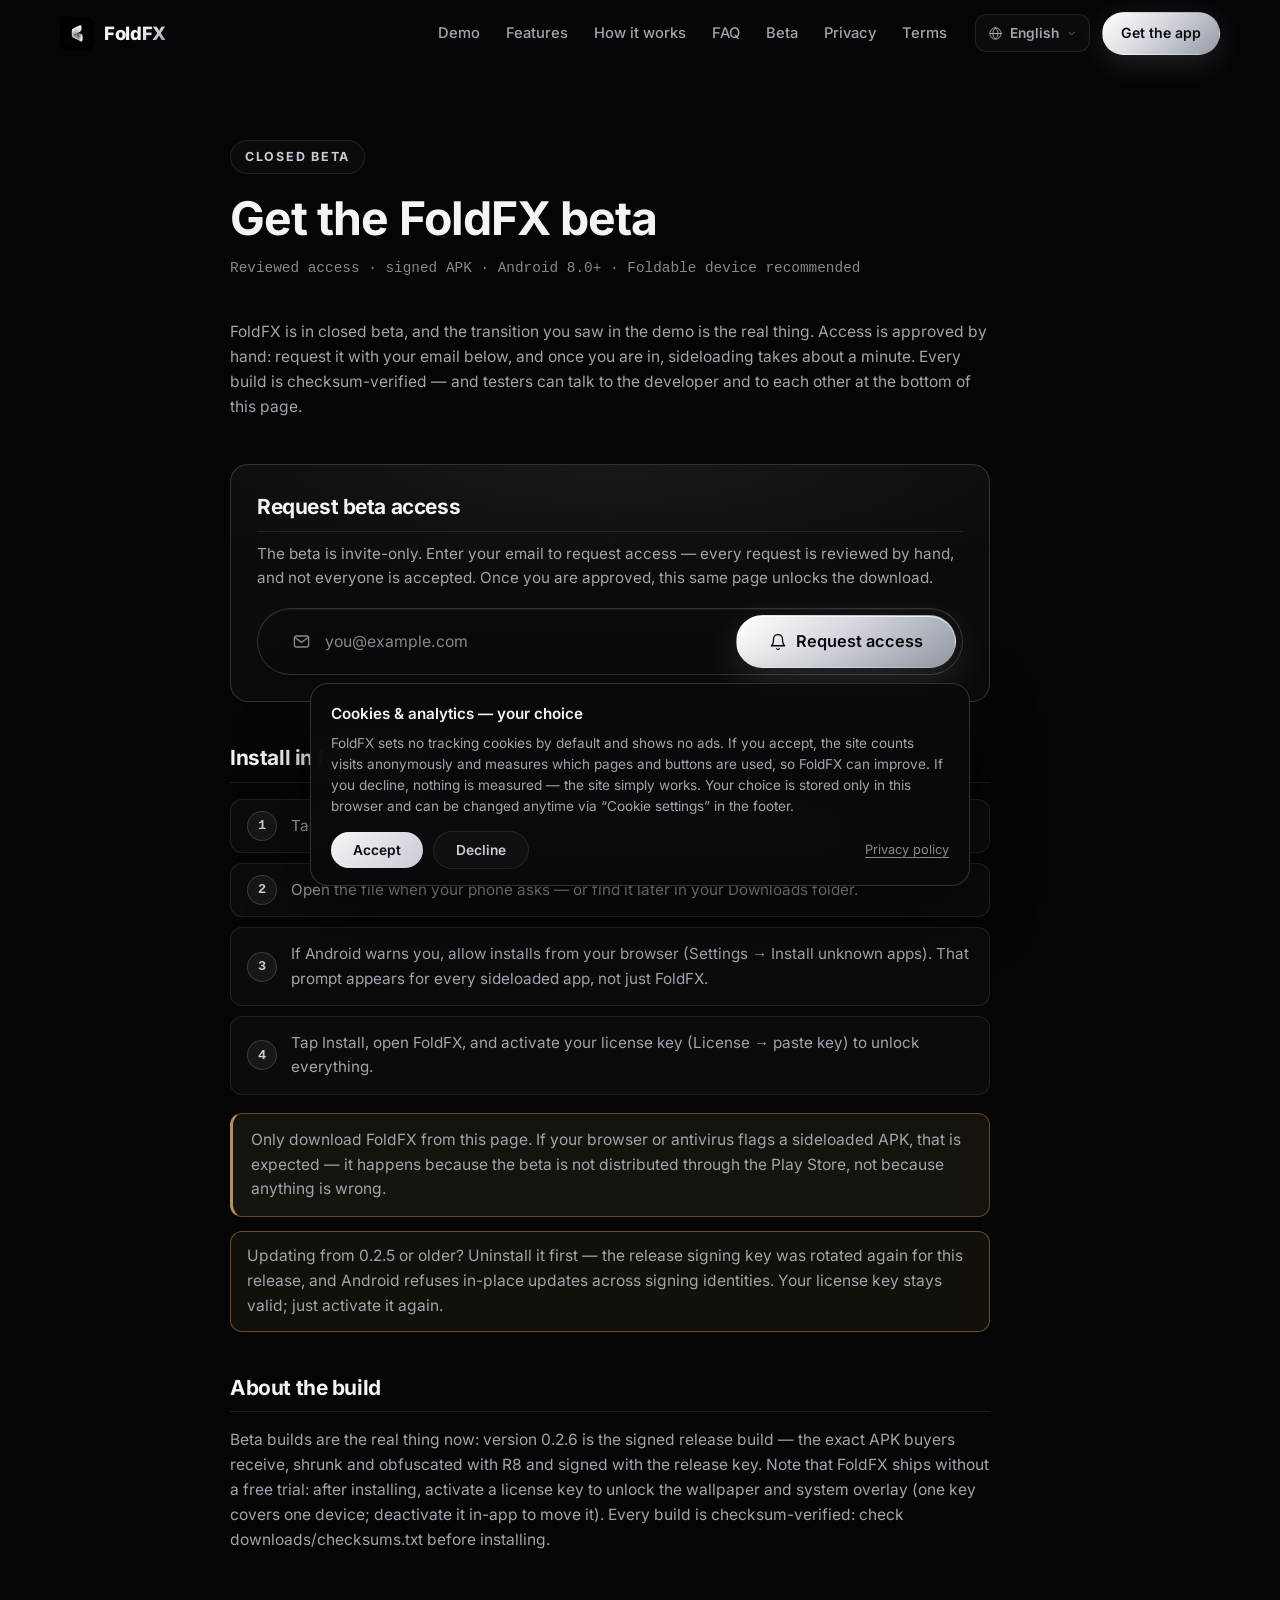
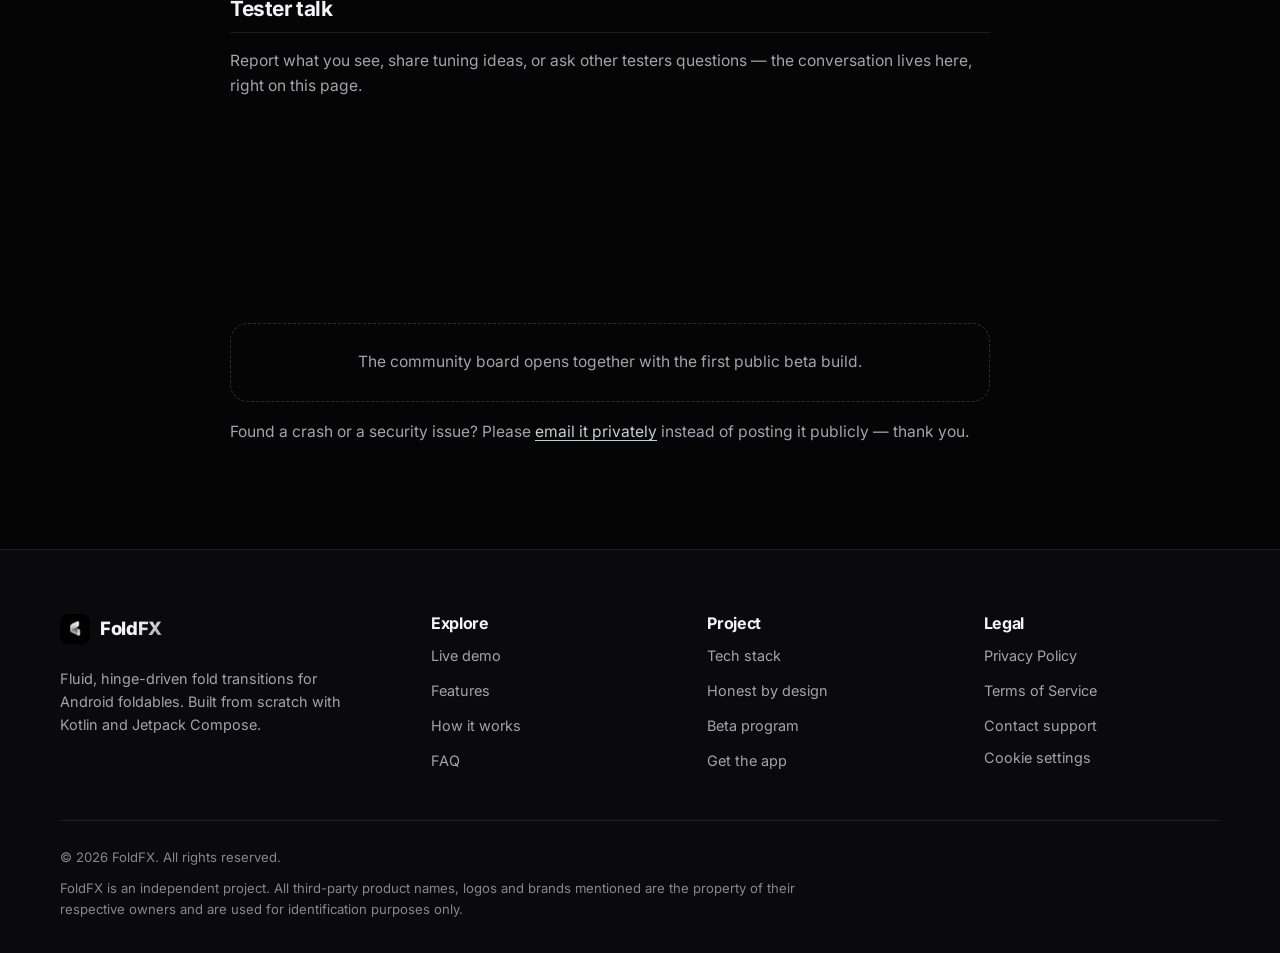
<file: beta.html>
<!DOCTYPE html>
<html lang="en">
<head>
  <meta charset="UTF-8">
  <meta name="viewport" content="width=device-width, initial-scale=1.0">
  <!-- Security: strict CSP. Scripts only from this site (+GA4/giscus when
       consented); connections only to the services this site actually uses;
       no objects, no framing, no form hijacking. -->
  <meta http-equiv="Content-Security-Policy" content="default-src 'self'; script-src 'self' https://www.googletagmanager.com https://giscus.app; style-src 'self' 'unsafe-inline'; img-src 'self' data:; font-src 'self'; connect-src 'self' https://formsubmit.co https://abacus.jasoncameron.dev https://api.polar.sh https://www.google-analytics.com https://region1.google-analytics.com https://region2.google-analytics.com; frame-src https://giscus.app; object-src 'none'; base-uri 'self'; form-action 'self' https://formsubmit.co https://buy.polar.sh">
  <!-- Privacy: cross-origin requests reveal only the site origin, never the
       full page URL. -->
  <meta name="referrer" content="strict-origin-when-cross-origin">
  <script src="js/boot.js"></script>
  <title data-i18n="meta.beta.title">FoldFX — Beta program</title>
  <meta name="description" content="Request access to the FoldFX beta for Android foldables — every request is reviewed by hand, and approved testers download the signed, checksum-verified APK." data-i18n-attr="content:meta.beta.desc">
  <meta name="theme-color" content="#050506">
  <meta property="og:type" content="website">
  <meta property="og:site_name" content="FoldFX">
  <meta property="og:title" content="FoldFX — Beta program" data-i18n-attr="content:meta.beta.title">
  <meta property="og:description" content="Request access to the FoldFX beta for Android foldables — approved testers download the signed, checksum-verified APK." data-i18n-attr="content:meta.beta.desc">
  <meta property="og:image" content="assets/og-banner.png">
  <meta property="og:image:width" content="1200">
  <meta property="og:image:height" content="630">
  <link rel="icon" type="image/png" sizes="32x32" href="assets/favicon-32.png">
  <link rel="icon" type="image/png" sizes="64x64" href="assets/favicon.png">
  <link rel="touch-icon" sizes="180x180" href="assets/touch-icon.png">
  <link rel="stylesheet" href="css/style.css">
</head>
<body>

  <!-- ============ NAV ============ -->
  <header class="nav" id="nav">
    <div class="container nav-inner">
      <a class="brand" href="index.html" aria-label="FoldFX home" data-i18n-attr="aria-label:nav.home">
        <img src="assets/foldfx-icon.png" alt="FoldFX app icon" width="34" height="34" data-i18n-attr="alt:brand.icon.alt">
        <span class="brand-name">Fold<span class="brand-fx">FX</span></span>
      </a>
      <nav class="nav-links" id="navLinks" aria-label="Main navigation" data-i18n-attr="aria-label:nav.label">
        <a href="index.html#demo" data-i18n="nav.demo">Demo</a>
        <a href="index.html#features" data-i18n="nav.features">Features</a>
        <a href="index.html#how" data-i18n="nav.how">How it works</a>
        <a href="index.html#faq" data-i18n="nav.faq">FAQ</a>
        <a href="beta.html" aria-current="page" data-i18n="nav.beta">Beta</a>
        <a href="privacy.html" data-i18n="nav.privacy">Privacy</a>
        <a href="terms.html" data-i18n="nav.terms">Terms</a>
      </nav>
      <div class="nav-actions">
        <div class="lang" id="lang">
          <button type="button" class="lang-btn" id="langBtn" aria-haspopup="listbox" aria-expanded="false" data-i18n-attr="aria-label:lang.label,title:lang.label">
            <svg class="lang-globe" viewBox="0 0 24 24" width="15" height="15" fill="none" stroke="currentColor" stroke-width="1.6" stroke-linecap="round" aria-hidden="true"><circle cx="12" cy="12" r="9"/><path d="M3 12h18"/><path d="M12 3c2.7 2.7 4.1 5.7 4.1 9s-1.4 6.3-4.1 9c-2.7-2.7-4.1-5.7-4.1-9S9.3 5.7 12 3z"/></svg>
            <span id="langBtnLabel">English</span>
            <svg class="lang-chev" viewBox="0 0 24 24" width="11" height="11" fill="none" stroke="currentColor" stroke-width="2" stroke-linecap="round" stroke-linejoin="round" aria-hidden="true"><path d="m6 9 6 6 6-6"/></svg>
          </button>
          <div class="lang-menu" id="langMenu" role="listbox" data-i18n-attr="aria-label:lang.label" hidden></div>
        </div>
        <a class="btn btn-primary btn-sm" href="index.html#get" data-i18n="nav.get">Get the app</a>
        <button class="nav-burger" id="navBurger" aria-label="Toggle menu" aria-expanded="false" data-i18n-attr="aria-label:nav.menu"><span></span><span></span><span></span></button>
      </div>
    </div>
  </header>

  <main class="legal beta">
    <div class="container container-narrow">
      <header class="legal-head">
        <span class="eyebrow" data-i18n="beta.eyebrow">Closed beta</span>
        <h1 data-i18n="beta.h1">Get the FoldFX beta</h1>
        <p class="legal-meta" data-i18n="beta.meta">Reviewed access · signed APK · Android 8.0+ · Foldable device recommended</p>
      </header>

      <article class="legal-body">
        <p data-i18n="beta.p">FoldFX is in closed beta, and the transition you saw in the demo is the real thing. Access is approved by hand: request it with your email below, and once you are in, sideloading takes about a minute. Every build is checksum-verified — and testers can talk to the developer and to each other at the bottom of this page.</p>

        <!-- ============ ACCESS GATE ============ -->
        <section class="beta-gate" id="betaGate">
          <h2 data-i18n="beta.gate.h">Request beta access</h2>
          <p data-i18n="beta.gate.p">The beta is invite-only. Enter your email to request access — every request is reviewed by hand, and not everyone is accepted. Once you are approved, this same page unlocks the download.</p>
          <form class="beta-gate-form" id="betaGateForm" action="#" novalidate>
            <div class="get-field">
              <svg class="get-mail-ic" viewBox="0 0 24 24" width="19" height="19" fill="none" stroke="currentColor" stroke-width="1.7" stroke-linecap="round" stroke-linejoin="round" aria-hidden="true"><rect x="3" y="5" width="18" height="14" rx="2.5"/><path d="m4.5 7.5 7.5 5.6 7.5-5.6"/></svg>
              <input class="get-input" id="betaGateEmail" name="email" type="email" inputmode="email" autocomplete="email" spellcheck="false" placeholder="you@example.com" aria-label="Email address" data-i18n-attr="placeholder:beta.gate.ph,aria-label:beta.gate.label">
              <button class="btn btn-store btn-lg get-submit" type="submit" data-analytics="beta-request">
                <svg viewBox="0 0 24 24" width="18" height="18" fill="none" stroke="currentColor" stroke-width="1.7" stroke-linecap="round" stroke-linejoin="round" aria-hidden="true"><path d="M18 8a6 6 0 0 0-12 0c0 7-3 9-3 9h18s-3-2-3-9"/><path d="M13.7 21a2 2 0 0 1-3.4 0"/></svg>
                <span data-i18n="beta.gate.submit">Request access</span>
              </button>
            </div>
            <p class="get-form-msg" id="betaGateMsg" role="status" aria-live="polite" hidden></p>
          </form>
        </section>

        <!-- ============ PENDING STATE ============ -->
        <section class="beta-gate" id="betaPending" hidden>
          <h2 data-i18n="beta.gate.pending.h">Request sent</h2>
          <p data-i18n="beta.gate.pending.p">Your request is on its way to the developer. Once it is approved, come back here, enter the same email, and the download will unlock.</p>
        </section>

        <!-- ============ GATED DOWNLOAD ============ -->
        <section class="beta-dl-card" id="betaDownload" hidden>
          <p class="beta-approved" id="betaApprovedBadge" hidden data-i18n="beta.gate.approved.h">You're in — thanks for testing!</p>
          <a class="btn btn-primary btn-lg beta-dl-btn" id="betaDlBtn" href="downloads/FoldFX-0.2.6-release.apk" download="FoldFX-0.2.6-release.apk" aria-disabled="true" data-analytics="beta-download">
            <svg viewBox="0 0 24 24" width="20" height="20" fill="none" stroke="currentColor" stroke-width="1.8" stroke-linecap="round" stroke-linejoin="round" aria-hidden="true"><path d="M12 3v12"/><path d="m7 11 5 5 5-5"/><path d="M4.5 20h15"/></svg>
            <span data-i18n="beta.dl">Download the beta APK</span>
          </a>
          <p class="beta-dl-soon" id="betaDlSoon" data-i18n="beta.dl.soon">The build is uploading — check back shortly.</p>
          <p class="beta-dl-note">
            <span data-i18n="beta.dl.note">Release build 0.2.6 · properly signed and R8-shrunk · one license key = one device</span>
            <span class="beta-file">FoldFX-0.2.6-release.apk · 0.2.6 · release-signed</span>
          </p>
          <p class="beta-warn" data-i18n="beta.dl.compat">Before you install: FoldFX is still in beta and might have issues on some devices — hinge behavior, the live wallpaper and the experimental overlay can vary or misbehave across foldable models and Android versions. If something breaks, say so in Tester talk below (or email foldfx.contact@gmail.com) — reports shape the next build.</p>
          <p class="beta-checksum" id="betaChecksumRow" hidden data-i18n-html="beta.checksum.hint">Every build ships with a SHA-256 checksum in <a href="downloads/checksums.txt">checksums.txt</a> — verify the file before installing.</p>
        </section>

        <!-- ============ INSTALL ============ -->
        <section>
          <h2 data-i18n="beta.install.h3">Install in four steps</h2>
          <ol class="beta-steps">
            <li data-i18n="beta.step1">Tap the download button above and wait for the APK to finish downloading.</li>
            <li data-i18n="beta.step2">Open the file when your phone asks — or find it later in your Downloads folder.</li>
            <li data-i18n="beta.step3">If Android warns you, allow installs from your browser (Settings → Install unknown apps). That prompt appears for every sideloaded app, not just FoldFX.</li>
            <li data-i18n="beta.step4">Tap Install, open FoldFX, and activate your license key (License → paste key) to unlock everything.</li>
          </ol>
          <p class="beta-warn" data-i18n="beta.warn">Only download FoldFX from this page. If your browser or antivirus flags a sideloaded APK, that is expected — it happens because the beta is not distributed through the Play Store, not because anything is wrong.</p>
          <p class="beta-migrate" data-i18n="beta.migrate">Updating from 0.2.3 or older (including the previous 0.2.2 release)? Uninstall it first — the release signing key was rotated in 0.2.4, and Android refuses in-place updates across signing identities. Your license key stays valid; just activate it again.</p>
        </section>

        <!-- ============ ABOUT THE BUILD ============ -->
        <section>
          <h2 data-i18n="beta.about.h3">About the build</h2>
          <p data-i18n="beta.about.p">Beta builds are the real thing now: version 0.2.6 is the signed release build — the exact APK buyers receive, shrunk and obfuscated with R8 and signed with the release key. Note that FoldFX ships without a free trial: after installing, activate a license key to unlock the wallpaper and system overlay (one key covers one device; deactivate it in-app to move it). Every build is checksum-verified: check downloads/checksums.txt before installing.</p>
        </section>

        <!-- ============ TESTER TALK ============ -->
        <section class="beta-talk">
          <h2 data-i18n="beta.talk.h3">Tester talk</h2>
          <p data-i18n="beta.talk.p">Report what you see, share tuning ideas, or ask other testers questions — the conversation lives here, right on this page.</p>
          <div class="beta-giscus" id="giscusThread" aria-label="Beta comments"></div>
          <p class="beta-giscus-wait" id="giscusWait" hidden data-i18n="beta.talk.wait">The community board opens together with the first public beta build.</p>
          <p class="beta-private" data-i18n-html="beta.private">Found a crash or a security issue? Please <a href="mailto:foldfx.contact@gmail.com">email it privately</a> instead of posting it publicly — thank you.</p>
        </section>
      </article>
    </div>
  </main>

  <!-- ============ FOOTER ============ -->
  <footer class="footer">
    <div class="container">
      <div class="footer-grid">
        <div class="footer-brand">
          <a class="brand" href="index.html">
            <img src="assets/foldfx-icon.png" alt="" width="30" height="30">
            <span class="brand-name">Fold<span class="brand-fx">FX</span></span>
          </a>
          <p data-i18n="foot.tagline">Fluid, hinge-driven fold transitions for Android foldables. Built from scratch with Kotlin and Jetpack Compose.</p>
        </div>
        <nav class="footer-col" aria-label="Explore" data-i18n-attr="aria-label:foot.explore">
          <h4 data-i18n="foot.explore">Explore</h4>
          <a href="index.html#demo" data-i18n="foot.demo">Live demo</a>
          <a href="index.html#features" data-i18n="foot.features">Features</a>
          <a href="index.html#how" data-i18n="foot.how">How it works</a>
          <a href="index.html#faq" data-i18n="foot.faq">FAQ</a>
        </nav>
        <nav class="footer-col" aria-label="Project" data-i18n-attr="aria-label:foot.project">
          <h4 data-i18n="foot.project">Project</h4>
          <a href="index.html#tech" data-i18n="foot.tech">Tech stack</a>
          <a href="index.html#honesty" data-i18n="foot.honest">Honest by design</a>
          <a href="beta.html" aria-current="page" data-i18n="foot.beta">Beta program</a>
          <a href="index.html#get" data-i18n="foot.get">Get the app</a>
        </nav>
        <nav class="footer-col" aria-label="Legal" data-i18n-attr="aria-label:foot.legal">
          <h4 data-i18n="foot.legal">Legal</h4>
          <a href="privacy.html" data-i18n="foot.privacy">Privacy Policy</a>
          <a href="terms.html" data-i18n="foot.terms">Terms of Service</a>
          <a href="mailto:foldfx.contact@gmail.com" data-i18n="foot.contact">Contact support</a>
          <button type="button" class="footer-link" id="consentSettings" data-i18n="cons.settings">Cookie settings</button>
        </nav>
      </div>
      <div class="footer-bottom">
        <p data-i18n="foot.rights">© <span id="year">2026</span> FoldFX. All rights reserved.</p>
        <p class="footer-disclaimer" data-i18n="foot.disclaimer">FoldFX is an independent project. All third-party product names, logos and brands mentioned are the property of their respective owners and are used for identification purposes only.</p>
      </div>
    </div>
  </footer>

  <script src="js/i18n/languages.js"></script>
  <script src="js/i18n/i18n.js"></script>
  <script src="js/main.js"></script>
  <script src="js/config.js"></script>
  <script src="js/beta-allowlist.js"></script>
  <script src="js/beta-gate.js"></script>
  <script src="js/consent.js"></script>
  <script src="js/analytics.js"></script>
  <script src="js/beta-probe.js"></script>
</body>
</html>
</file>
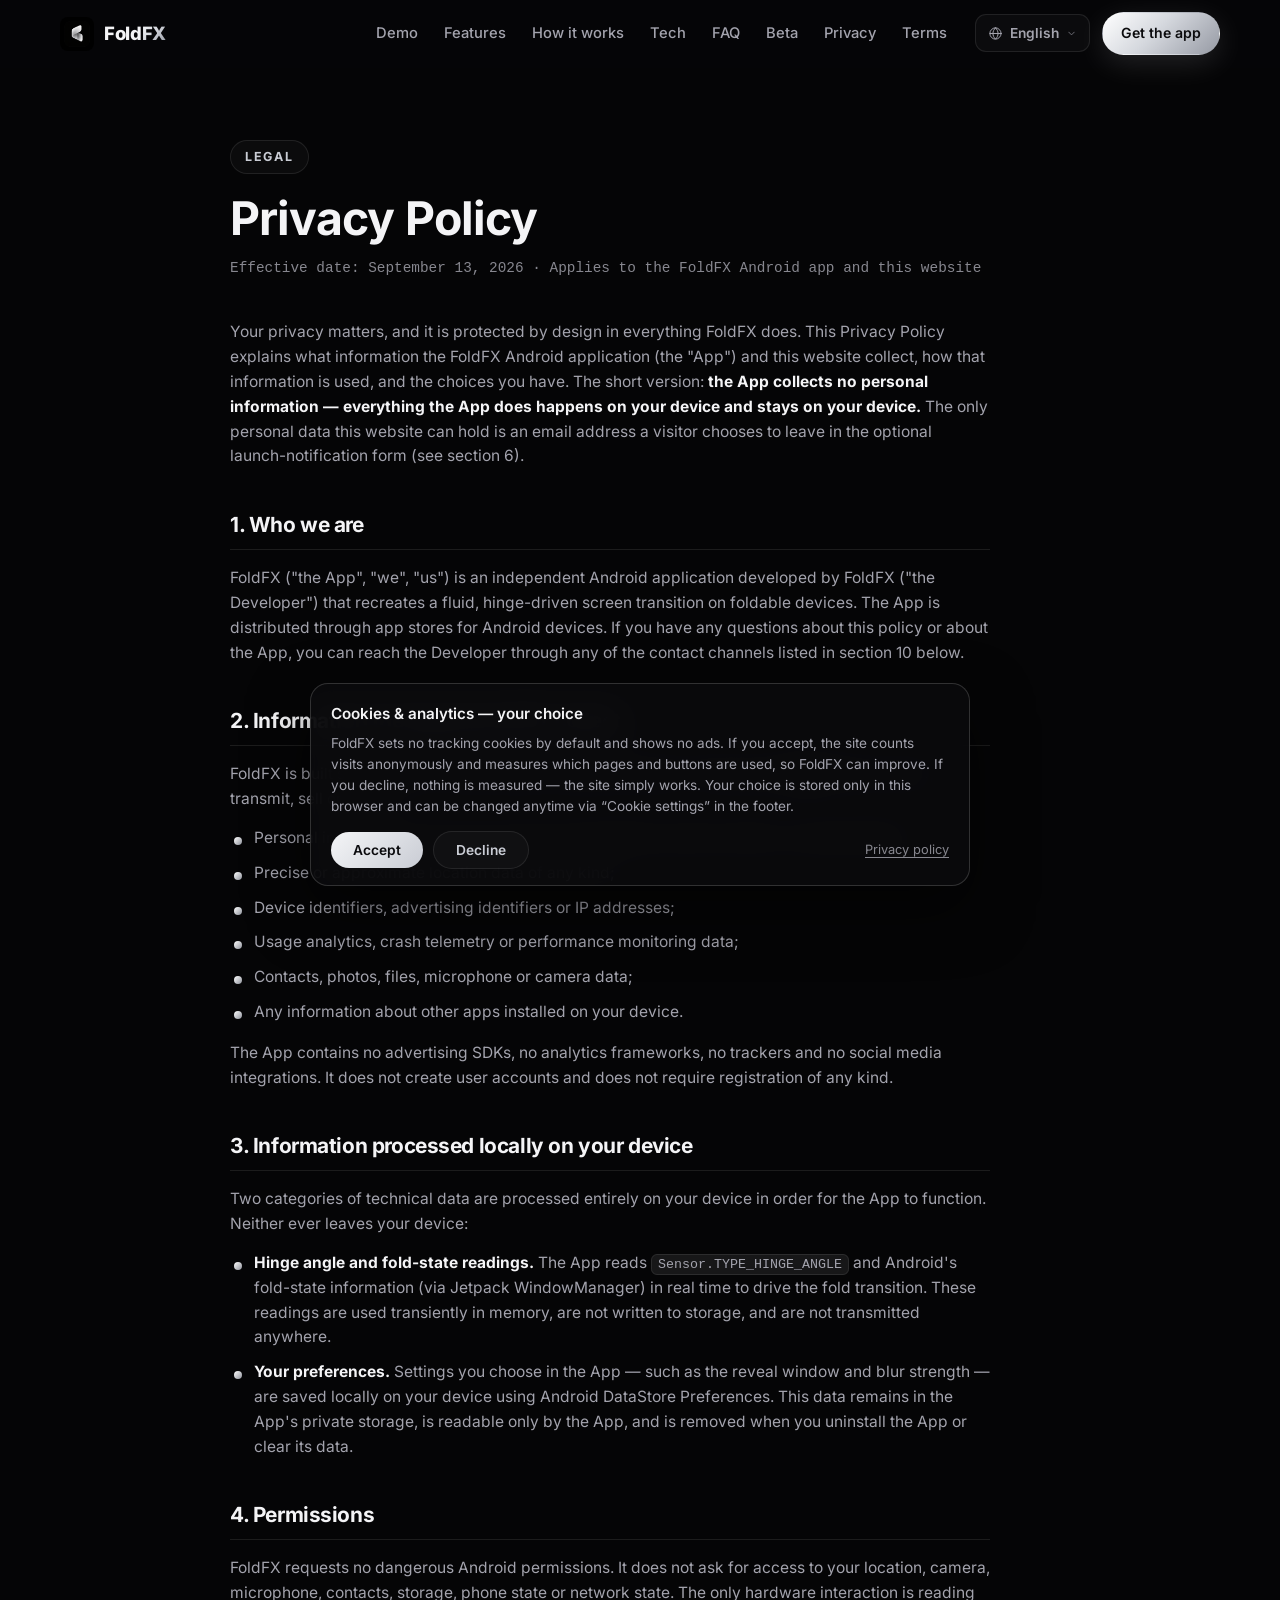
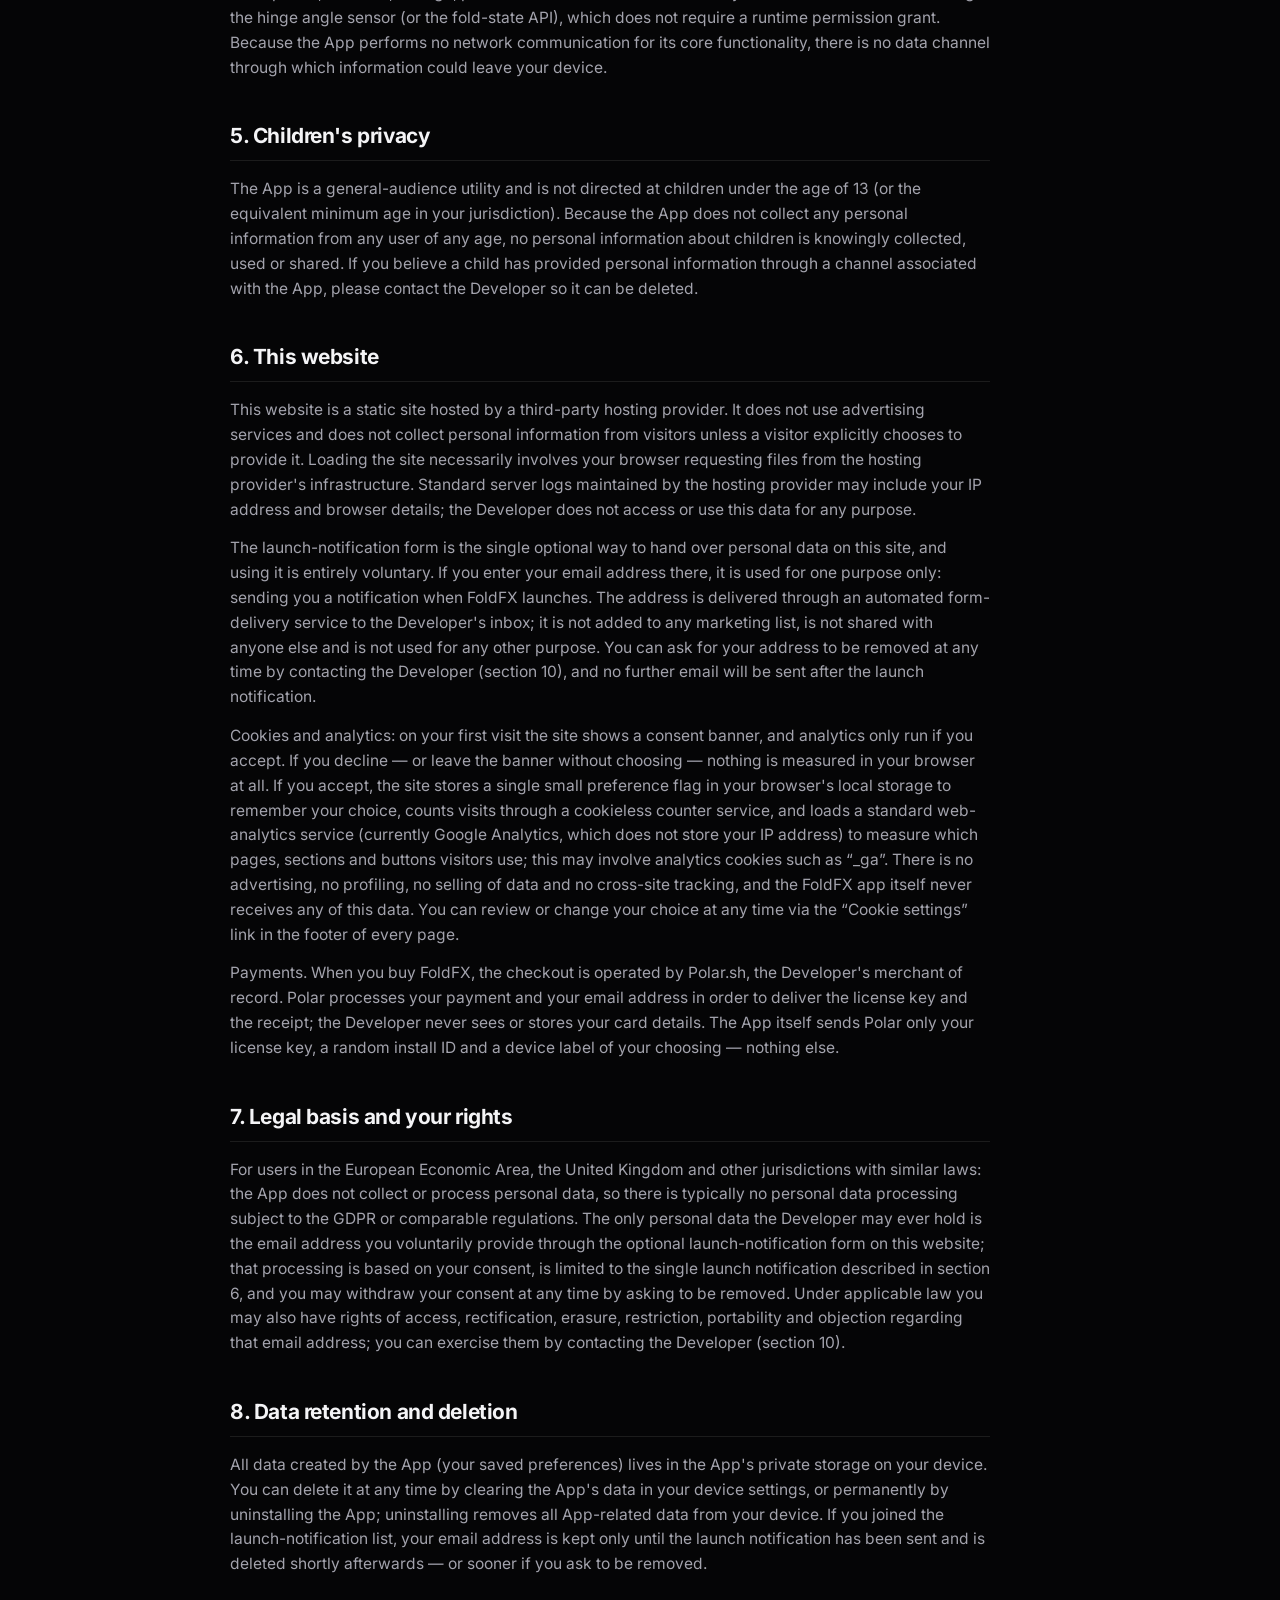
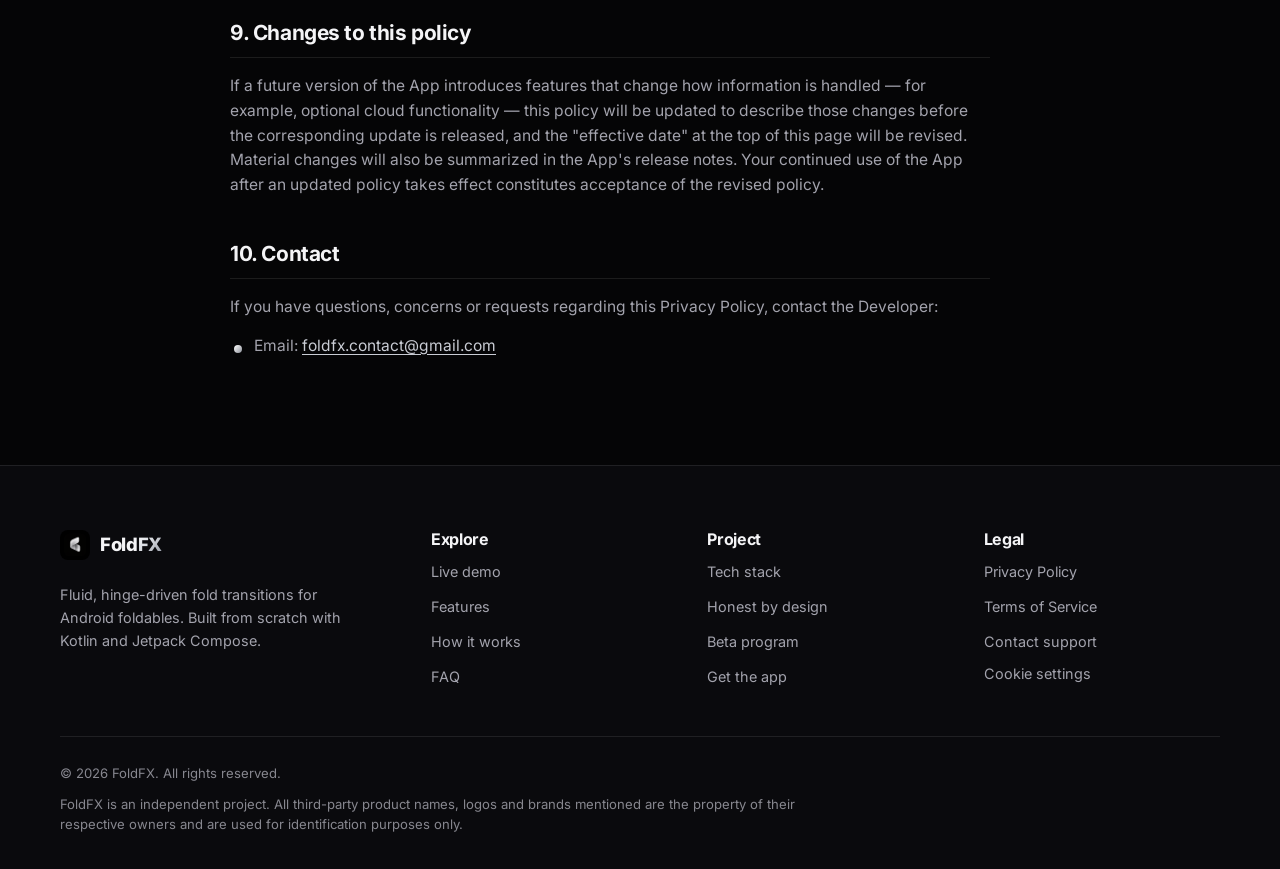
<file: privacy.html>
<!DOCTYPE html>
<html lang="en">
<head>
  <meta charset="UTF-8">
  <meta name="viewport" content="width=device-width, initial-scale=1.0">
  <!-- Security: strict CSP. Scripts only from this site (+GA4/giscus when
       consented); connections only to the services this site actually uses;
       no objects, no framing, no form hijacking. -->
  <meta http-equiv="Content-Security-Policy" content="default-src 'self'; script-src 'self' https://www.googletagmanager.com https://giscus.app; style-src 'self' 'unsafe-inline'; img-src 'self' data:; font-src 'self'; connect-src 'self' https://formsubmit.co https://abacus.jasoncameron.dev https://api.polar.sh https://www.google-analytics.com https://region1.google-analytics.com https://region2.google-analytics.com; frame-src https://giscus.app; object-src 'none'; base-uri 'self'; form-action 'self' https://formsubmit.co https://buy.polar.sh">
  <!-- Privacy: cross-origin requests reveal only the site origin, never the
       full page URL. -->
  <meta name="referrer" content="strict-origin-when-cross-origin">
  <script src="js/boot.js"></script>
  <title data-i18n="meta.priv.title">Privacy Policy — FoldFX</title>
  <meta name="description" content="Privacy Policy for FoldFX, the fluid fold-transition app for Android foldables. The App collects no personal data — everything is processed and stored on your device." data-i18n-attr="content:meta.priv.desc">
  <meta name="theme-color" content="#050506">
  <meta property="og:type" content="website">
  <meta property="og:site_name" content="FoldFX">
  <meta property="og:title" content="Privacy Policy — FoldFX" data-i18n-attr="content:meta.priv.title">
  <meta property="og:description" content="The FoldFX app collects no personal data — hinge sensor readings and your settings never leave your device." data-i18n-attr="content:og.priv.desc">
  <meta property="og:image" content="assets/og-banner.png">
  <meta property="og:image:width" content="1200">
  <meta property="og:image:height" content="630">
  <link rel="icon" type="image/png" sizes="32x32" href="assets/favicon-32.png">
  <link rel="icon" type="image/png" sizes="64x64" href="assets/favicon.png">
  <link rel="touch-icon" sizes="180x180" href="assets/touch-icon.png">
  <link rel="stylesheet" href="css/style.css">
</head>
<body>

  <!-- ============ NAV ============ -->
  <header class="nav" id="nav">
    <div class="container nav-inner">
      <a class="brand" href="index.html" aria-label="FoldFX home" data-i18n-attr="aria-label:nav.home">
        <img src="assets/foldfx-icon.png" alt="FoldFX app icon" width="34" height="34" data-i18n-attr="alt:brand.icon.alt">
        <span class="brand-name">Fold<span class="brand-fx">FX</span></span>
      </a>
      <nav class="nav-links" id="navLinks" aria-label="Main navigation" data-i18n-attr="aria-label:nav.label">
        <a href="index.html#demo" data-i18n="nav.demo">Demo</a>
        <a href="index.html#features" data-i18n="nav.features">Features</a>
        <a href="index.html#how" data-i18n="nav.how">How it works</a>
        <a href="index.html#tech" data-i18n="nav.tech">Tech</a>
        <a href="index.html#faq" data-i18n="nav.faq">FAQ</a>
        <a href="beta.html" data-i18n="nav.beta">Beta</a>
        <a href="privacy.html" data-i18n="nav.privacy">Privacy</a>
        <a href="terms.html" data-i18n="nav.terms">Terms</a>
      </nav>
      <div class="nav-actions">
        <div class="lang" id="lang">
          <button type="button" class="lang-btn" id="langBtn" aria-haspopup="listbox" aria-expanded="false" data-i18n-attr="aria-label:lang.label,title:lang.label">
            <svg class="lang-globe" viewBox="0 0 24 24" width="15" height="15" fill="none" stroke="currentColor" stroke-width="1.6" stroke-linecap="round" aria-hidden="true"><circle cx="12" cy="12" r="9"/><path d="M3 12h18"/><path d="M12 3c2.7 2.7 4.1 5.7 4.1 9s-1.4 6.3-4.1 9c-2.7-2.7-4.1-5.7-4.1-9S9.3 5.7 12 3z"/></svg>
            <span id="langBtnLabel">English</span>
            <svg class="lang-chev" viewBox="0 0 24 24" width="11" height="11" fill="none" stroke="currentColor" stroke-width="2" stroke-linecap="round" stroke-linejoin="round" aria-hidden="true"><path d="m6 9 6 6 6-6"/></svg>
          </button>
          <div class="lang-menu" id="langMenu" role="listbox" data-i18n-attr="aria-label:lang.label" hidden></div>
        </div>
        <a class="btn btn-primary btn-sm" href="index.html#get" data-i18n="nav.get">Get the app</a>
        <button class="nav-burger" id="navBurger" aria-label="Toggle menu" aria-expanded="false" data-i18n-attr="aria-label:nav.menu"><span></span><span></span><span></span></button>
      </div>
    </div>
  </header>

  <main class="legal">
    <div class="container container-narrow">
      <header class="legal-head">
        <span class="eyebrow" data-i18n="priv.eyebrow">Legal</span>
        <h1 data-i18n="priv.h1">Privacy Policy</h1>
        <p class="legal-meta" data-i18n="priv.meta">Effective date: September 13, 2026 &middot; Applies to the FoldFX Android app and this website</p>
      </header>

      <article class="legal-body">
        <p data-i18n-html="priv.intro">Your privacy matters, and it is protected by design in everything FoldFX does. This Privacy Policy explains what information the FoldFX Android application (the "App") and this website collect, how that information is used, and the choices you have. The short version: <strong>the App collects no personal information — everything the App does happens on your device and stays on your device.</strong> The only personal data this website can hold is an email address a visitor chooses to leave in the optional launch-notification form (see section 6).</p>

        <section>
          <h2 data-i18n="priv.1h">1. Who we are</h2>
          <p data-i18n="priv.1p">FoldFX ("the App", "we", "us") is an independent Android application developed by its creator, the FoldFX team ("the Developer") that recreates a fluid, hinge-driven screen transition on foldable devices. The App is distributed through app stores for Android devices. If you have any questions about this policy or about the App, you can reach the Developer through any of the contact channels listed in section 10 below.</p>
        </section>

        <section>
          <h2 data-i18n="priv.2h">2. Information the App does NOT collect</h2>
          <p data-i18n-html="priv.2p">FoldFX is built so that there is, quite simply, nothing to protect. The App does <strong>not</strong> collect, record, transmit, sell or share:</p>
          <ul>
            <li data-i18n="priv.2l1">Personal information such as your name, email address, phone number or postal address;</li>
            <li data-i18n="priv.2l2">Precise or approximate location data of any kind;</li>
            <li data-i18n="priv.2l3">Device identifiers, advertising identifiers or IP addresses;</li>
            <li data-i18n="priv.2l4">Usage analytics, crash telemetry or performance monitoring data;</li>
            <li data-i18n="priv.2l5">Contacts, photos, files, microphone or camera data;</li>
            <li data-i18n="priv.2l6">Any information about other apps installed on your device.</li>
          </ul>
          <p data-i18n="priv.2p2">The App contains no advertising SDKs, no analytics frameworks, no trackers and no social media integrations. It does not create user accounts and does not require registration of any kind.</p>
        </section>

        <section>
          <h2 data-i18n="priv.3h">3. Information processed locally on your device</h2>
          <p data-i18n="priv.3p">Two categories of technical data are processed entirely on your device in order for the App to function. Neither ever leaves your device:</p>
          <ul>
            <li data-i18n-html="priv.3l1"><strong>Hinge angle and fold-state readings.</strong> The App reads <code>Sensor.TYPE_HINGE_ANGLE</code> and Android's fold-state information (via Jetpack WindowManager) in real time to drive the fold transition. These readings are used transiently in memory, are not written to storage, and are not transmitted anywhere.</li>
            <li data-i18n-html="priv.3l2"><strong>Your preferences.</strong> Settings you choose in the App — such as the reveal window and blur strength — are saved locally on your device using Android DataStore Preferences. This data remains in the App's private storage, is readable only by the App, and is removed when you uninstall the App or clear its data.</li>
          </ul>
        </section>

        <section>
          <h2 data-i18n="priv.4h">4. Permissions</h2>
          <p data-i18n="priv.4p">FoldFX requests no dangerous Android permissions. It does not ask for access to your location, camera, microphone, contacts, storage, phone state or network state. The only hardware interaction is reading the hinge angle sensor (or the fold-state API), which does not require a runtime permission grant. Because the App performs no network communication for its core functionality, there is no data channel through which information could leave your device.</p>
        </section>

        <section>
          <h2 data-i18n="priv.5h">5. Children's privacy</h2>
          <p data-i18n="priv.5p">The App is a general-audience utility and is not directed at children under the age of 13 (or the equivalent minimum age in your jurisdiction). Because the App does not collect any personal information from any user of any age, no personal information about children is knowingly collected, used or shared. If you believe a child has provided personal information through a channel associated with the App, please contact the Developer so it can be deleted.</p>
        </section>

        <section>
          <h2 data-i18n="priv.6h">6. This website</h2>
          <p data-i18n="priv.6p">This website is a static site hosted by a third-party hosting provider. It does not use advertising services and does not collect personal information from visitors unless a visitor explicitly chooses to provide it. Loading the site necessarily involves your browser requesting files from the hosting provider's infrastructure. Standard server logs maintained by the hosting provider may include your IP address and browser details; the Developer does not access or use this data for any purpose.</p>
          <p data-i18n="priv.6p2">The launch-notification form is the single optional way to hand over personal data on this site, and using it is entirely voluntary. If you enter your email address there, it is used for one purpose only: sending you a notification when FoldFX launches. The address is delivered through an automated form-delivery service to the Developer's inbox; it is not added to any marketing list, is not shared with anyone else and is not used for any other purpose. You can ask for your address to be removed at any time by contacting the Developer (section 10), and no further email will be sent after the launch notification.</p>
          <p data-i18n="priv.6p3">Cookies and analytics: on your first visit the site shows a consent banner, and analytics only run if you accept. If you decline — or leave the banner without choosing — nothing is measured in your browser at all. If you accept, the site stores a single small preference flag in your browser's local storage to remember your choice, counts visits through a cookieless counter service, and loads a standard web-analytics service (currently Google Analytics, which does not store your IP address) to measure which pages, sections and buttons visitors use; this may involve analytics cookies such as “_ga”. There is no advertising, no profiling, no selling of data and no cross-site tracking, and the FoldFX app itself never receives any of this data. You can review or change your choice at any time via the “Cookie settings” link in the footer of every page.</p>
          <p data-i18n="priv.6b">Payments. When you buy FoldFX, the checkout is operated by Polar.sh, the Developer's merchant of record. Polar processes your payment and your email address in order to deliver the license key and the receipt; the Developer never sees or stores your card details. The App itself sends Polar only your license key, a random install ID and a device label of your choosing — nothing else.</p>
        </section>

        <section>
          <h2 data-i18n="priv.7h">7. Legal basis and your rights</h2>
          <p data-i18n="priv.7p">For users in the European Economic Area, the United Kingdom and other jurisdictions with similar laws: the App does not collect or process personal data, so there is typically no personal data processing subject to the GDPR or comparable regulations. The only personal data the Developer may ever hold is the email address you voluntarily provide through the optional launch-notification form on this website; that processing is based on your consent, is limited to the single launch notification described in section 6, and you may withdraw your consent at any time by asking to be removed. Under applicable law you may also have rights of access, rectification, erasure, restriction, portability and objection regarding that email address; you can exercise them by contacting the Developer (section 10).</p>
        </section>

        <section>
          <h2 data-i18n="priv.8h">8. Data retention and deletion</h2>
          <p data-i18n="priv.8p">All data created by the App (your saved preferences) lives in the App's private storage on your device. You can delete it at any time by clearing the App's data in your device settings, or permanently by uninstalling the App; uninstalling removes all App-related data from your device. If you joined the launch-notification list, your email address is kept only until the launch notification has been sent and is deleted shortly afterwards — or sooner if you ask to be removed.</p>
        </section>

        <section>
          <h2 data-i18n="priv.9h">9. Changes to this policy</h2>
          <p data-i18n="priv.9p">If a future version of the App introduces features that change how information is handled — for example, optional cloud functionality — this policy will be updated to describe those changes before the corresponding update is released, and the "effective date" at the top of this page will be revised. Material changes will also be summarized in the App's release notes. Your continued use of the App after an updated policy takes effect constitutes acceptance of the revised policy.</p>
        </section>

        <section>
          <h2 data-i18n="priv.10h">10. Contact</h2>
          <p data-i18n="priv.10p">If you have questions, concerns or requests regarding this Privacy Policy, contact the Developer:</p>
          <ul>
            <!-- TODO: replace with your real contact email before publishing -->
            <li data-i18n-html="priv.10l">Email: <a href="mailto:foldfx.contact@gmail.com">foldfx.contact@gmail.com</a></li>
          </ul>
        </section>
      </article>
    </div>
  </main>

  <!-- ============ FOOTER ============ -->
  <footer class="footer">
    <div class="container">
      <div class="footer-grid">
        <div class="footer-brand">
          <a class="brand" href="index.html">
            <img src="assets/foldfx-icon.png" alt="" width="30" height="30">
            <span class="brand-name">Fold<span class="brand-fx">FX</span></span>
          </a>
          <p data-i18n="foot.tagline">Fluid, hinge-driven fold transitions for Android foldables. Built from scratch with Kotlin and Jetpack Compose.</p>
        </div>
        <nav class="footer-col" aria-label="Explore" data-i18n-attr="aria-label:foot.explore">
          <h4 data-i18n="foot.explore">Explore</h4>
          <a href="index.html#demo" data-i18n="foot.demo">Live demo</a>
          <a href="index.html#features" data-i18n="foot.features">Features</a>
          <a href="index.html#how" data-i18n="foot.how">How it works</a>
          <a href="index.html#faq" data-i18n="foot.faq">FAQ</a>
        </nav>
        <nav class="footer-col" aria-label="Project" data-i18n-attr="aria-label:foot.project">
          <h4 data-i18n="foot.project">Project</h4>
          <a href="index.html#tech" data-i18n="foot.tech">Tech stack</a>
          <a href="index.html#honesty" data-i18n="foot.honest">Honest by design</a>
          <a href="beta.html" data-i18n="foot.beta">Beta program</a>
          <a href="index.html#get" data-i18n="foot.get">Get the app</a>
        </nav>
        <nav class="footer-col" aria-label="Legal" data-i18n-attr="aria-label:foot.legal">
          <h4 data-i18n="foot.legal">Legal</h4>
          <a href="privacy.html" aria-current="page" data-i18n="foot.privacy">Privacy Policy</a>
          <a href="terms.html" data-i18n="foot.terms">Terms of Service</a>
          <!-- TODO: replace with your real contact email before publishing -->
          <a href="mailto:foldfx.contact@gmail.com" data-i18n="foot.contact">Contact support</a>
          <button type="button" class="footer-link" id="consentSettings" data-i18n="cons.settings">Cookie settings</button>
        </nav>
      </div>
      <div class="footer-bottom">
        <p data-i18n="foot.rights">© <span id="year">2026</span> FoldFX. All rights reserved.</p>
        <p class="footer-disclaimer" data-i18n="foot.disclaimer">FoldFX is an independent project. All third-party product names, logos and brands mentioned are the property of their respective owners and are used for identification purposes only.</p>
      </div>
    </div>
  </footer>

  <script src="js/i18n/languages.js"></script>
  <script src="js/i18n/i18n.js"></script>
  <script src="js/main.js"></script>
  <script src="js/config.js"></script>
  <script src="js/consent.js"></script>
  <script src="js/analytics.js"></script>
</body>
</html>
</file>
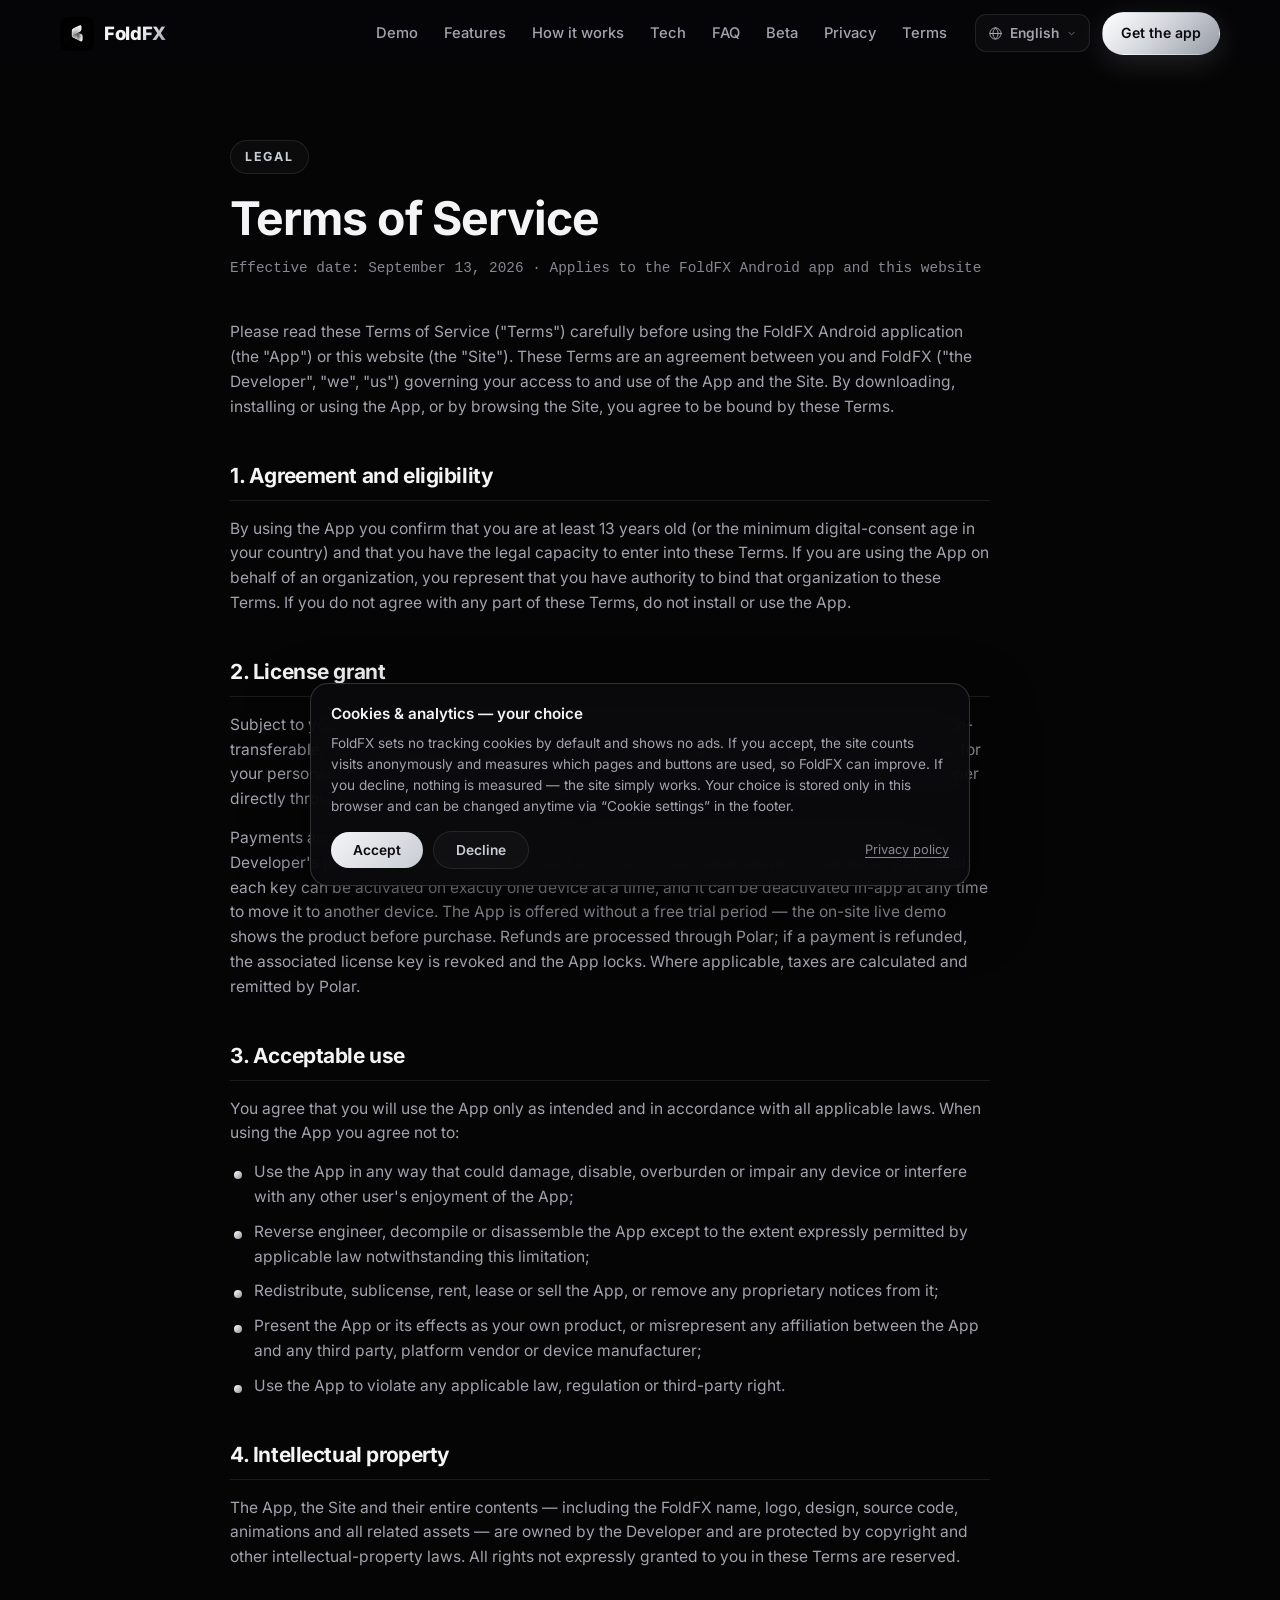
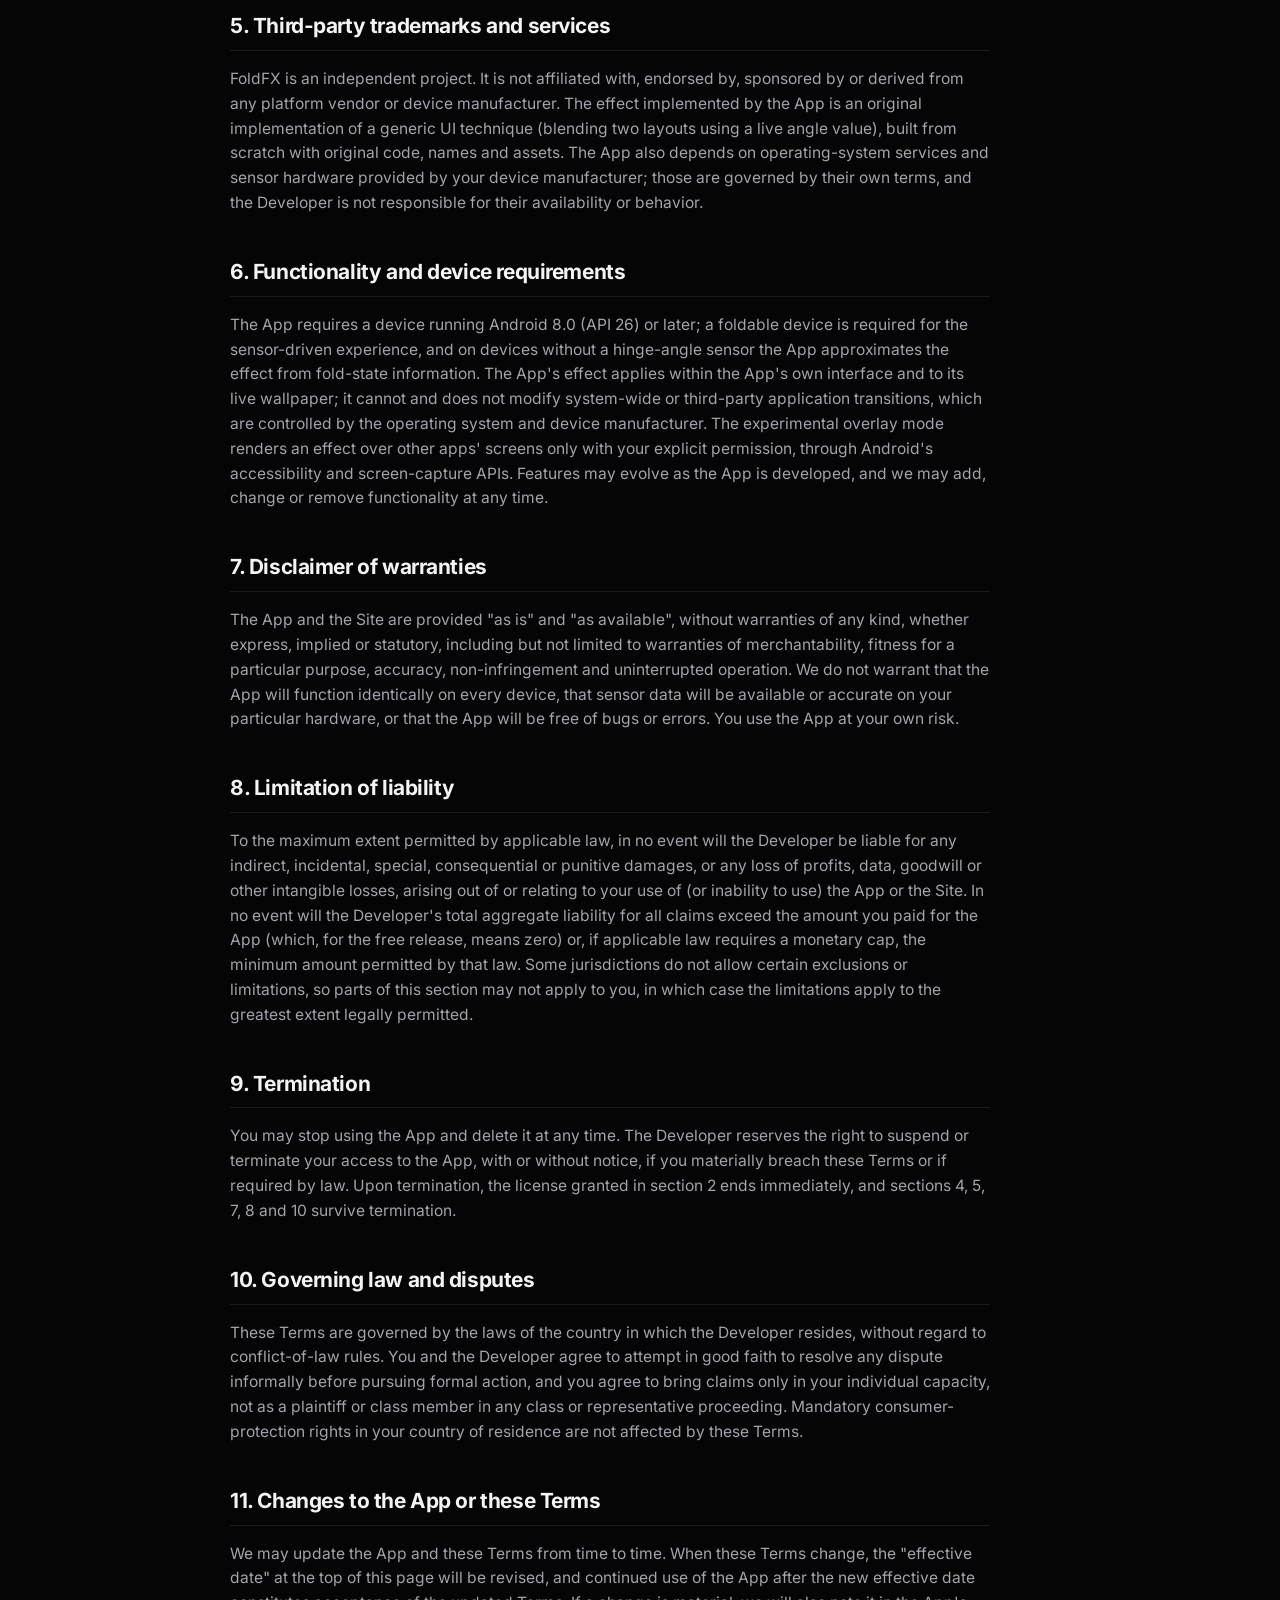
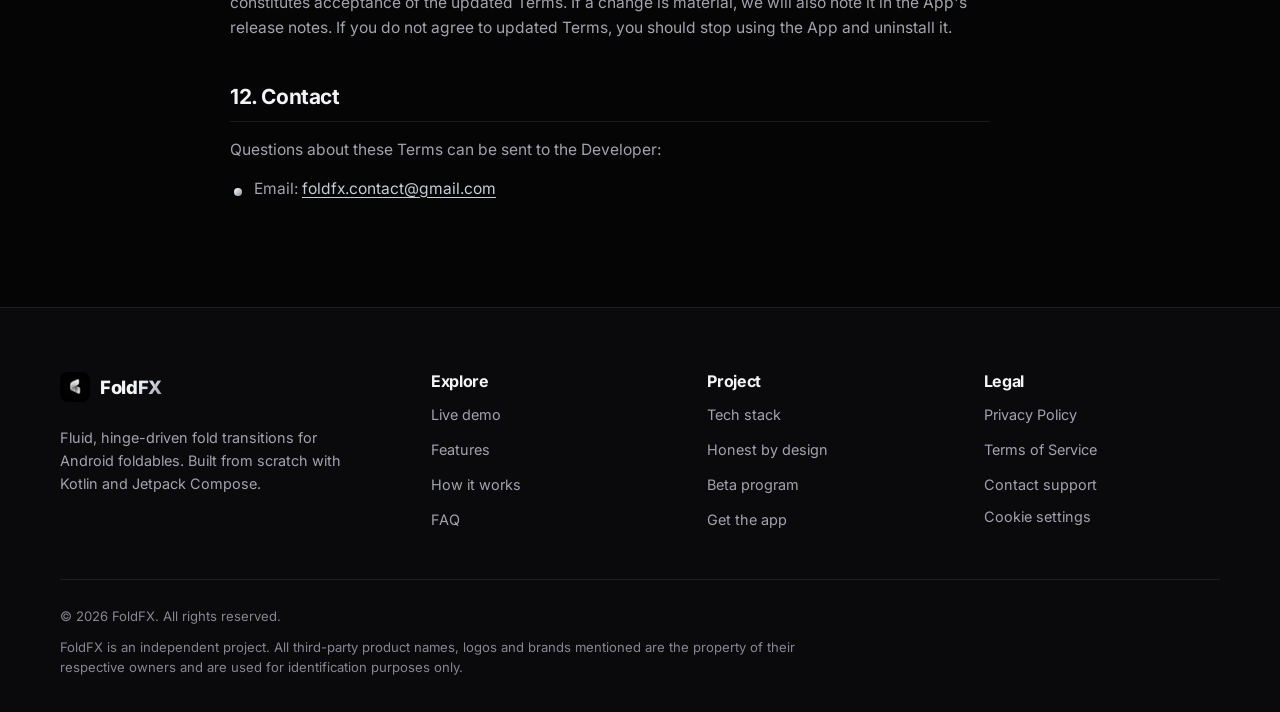
<file: terms.html>
<!DOCTYPE html>
<html lang="en">
<head>
  <meta charset="UTF-8">
  <meta name="viewport" content="width=device-width, initial-scale=1.0">
  <!-- Security: strict CSP. Scripts only from this site (+GA4/giscus when
       consented); connections only to the services this site actually uses;
       no objects, no framing, no form hijacking. -->
  <meta http-equiv="Content-Security-Policy" content="default-src 'self'; script-src 'self' https://www.googletagmanager.com https://giscus.app; style-src 'self' 'unsafe-inline'; img-src 'self' data:; font-src 'self'; connect-src 'self' https://formsubmit.co https://abacus.jasoncameron.dev https://api.polar.sh https://www.google-analytics.com https://region1.google-analytics.com https://region2.google-analytics.com; frame-src https://giscus.app; object-src 'none'; base-uri 'self'; form-action 'self' https://formsubmit.co https://buy.polar.sh">
  <!-- Privacy: cross-origin requests reveal only the site origin, never the
       full page URL. -->
  <meta name="referrer" content="strict-origin-when-cross-origin">
  <script src="js/boot.js"></script>
  <title data-i18n="meta.terms.title">Terms of Service — FoldFX</title>
  <meta name="description" content="Terms of Service for FoldFX, the fluid fold-transition app for Android foldables. License, acceptable use, disclaimers and limitation of liability." data-i18n-attr="content:meta.terms.desc">
  <meta name="theme-color" content="#050506">
  <meta property="og:type" content="website">
  <meta property="og:site_name" content="FoldFX">
  <meta property="og:title" content="Terms of Service — FoldFX" data-i18n-attr="content:meta.terms.title">
  <meta property="og:description" content="The terms that govern your use of the FoldFX Android app." data-i18n-attr="content:og.terms.desc">
  <meta property="og:image" content="assets/og-banner.png">
  <meta property="og:image:width" content="1200">
  <meta property="og:image:height" content="630">
  <link rel="icon" type="image/png" sizes="32x32" href="assets/favicon-32.png">
  <link rel="icon" type="image/png" sizes="64x64" href="assets/favicon.png">
  <link rel="touch-icon" sizes="180x180" href="assets/touch-icon.png">
  <link rel="stylesheet" href="css/style.css">
</head>
<body>

  <!-- ============ NAV ============ -->
  <header class="nav" id="nav">
    <div class="container nav-inner">
      <a class="brand" href="index.html" aria-label="FoldFX home" data-i18n-attr="aria-label:nav.home">
        <img src="assets/foldfx-icon.png" alt="FoldFX app icon" width="34" height="34" data-i18n-attr="alt:brand.icon.alt">
        <span class="brand-name">Fold<span class="brand-fx">FX</span></span>
      </a>
      <nav class="nav-links" id="navLinks" aria-label="Main navigation" data-i18n-attr="aria-label:nav.label">
        <a href="index.html#demo" data-i18n="nav.demo">Demo</a>
        <a href="index.html#features" data-i18n="nav.features">Features</a>
        <a href="index.html#how" data-i18n="nav.how">How it works</a>
        <a href="index.html#tech" data-i18n="nav.tech">Tech</a>
        <a href="index.html#faq" data-i18n="nav.faq">FAQ</a>
        <a href="beta.html" data-i18n="nav.beta">Beta</a>
        <a href="privacy.html" data-i18n="nav.privacy">Privacy</a>
        <a href="terms.html" data-i18n="nav.terms">Terms</a>
      </nav>
      <div class="nav-actions">
        <div class="lang" id="lang">
          <button type="button" class="lang-btn" id="langBtn" aria-haspopup="listbox" aria-expanded="false" data-i18n-attr="aria-label:lang.label,title:lang.label">
            <svg class="lang-globe" viewBox="0 0 24 24" width="15" height="15" fill="none" stroke="currentColor" stroke-width="1.6" stroke-linecap="round" aria-hidden="true"><circle cx="12" cy="12" r="9"/><path d="M3 12h18"/><path d="M12 3c2.7 2.7 4.1 5.7 4.1 9s-1.4 6.3-4.1 9c-2.7-2.7-4.1-5.7-4.1-9S9.3 5.7 12 3z"/></svg>
            <span id="langBtnLabel">English</span>
            <svg class="lang-chev" viewBox="0 0 24 24" width="11" height="11" fill="none" stroke="currentColor" stroke-width="2" stroke-linecap="round" stroke-linejoin="round" aria-hidden="true"><path d="m6 9 6 6 6-6"/></svg>
          </button>
          <div class="lang-menu" id="langMenu" role="listbox" data-i18n-attr="aria-label:lang.label" hidden></div>
        </div>
        <a class="btn btn-primary btn-sm" href="index.html#get" data-i18n="nav.get">Get the app</a>
        <button class="nav-burger" id="navBurger" aria-label="Toggle menu" aria-expanded="false" data-i18n-attr="aria-label:nav.menu"><span></span><span></span><span></span></button>
      </div>
    </div>
  </header>

  <main class="legal">
    <div class="container container-narrow">
      <header class="legal-head">
        <span class="eyebrow" data-i18n="terms.eyebrow">Legal</span>
        <h1 data-i18n="terms.h1">Terms of Service</h1>
        <p class="legal-meta" data-i18n="terms.meta">Effective date: September 13, 2026 &middot; Applies to the FoldFX Android app and this website</p>
      </header>

      <article class="legal-body">
        <p data-i18n="terms.intro">Please read these Terms of Service ("Terms") carefully before using the FoldFX Android application (the "App") or this website (the "Site"). These Terms are an agreement between you and the FoldFX team ("the Developer", "we", "us") governing your access to and use of the App and the Site. By downloading, installing or using the App, or by browsing the Site, you agree to be bound by these Terms.</p>

        <section>
          <h2 data-i18n="terms.1h">1. Agreement and eligibility</h2>
          <p data-i18n="terms.1p">By using the App you confirm that you are at least 13 years old (or the minimum digital-consent age in your country) and that you have the legal capacity to enter into these Terms. If you are using the App on behalf of an organization, you represent that you have authority to bind that organization to these Terms. If you do not agree with any part of these Terms, do not install or use the App.</p>
        </section>

        <section>
          <h2 data-i18n="terms.2h">2. License grant</h2>
          <p data-i18n="terms.2p">Subject to your compliance with these Terms, the Developer grants you a limited, non-exclusive, non-transferable, revocable license to download, install and use the App on devices you own or control, for your personal, non-commercial purposes. This license covers the App as distributed by the Developer directly through the official FoldFX website.</p>
          <p data-i18n="terms.2b">Payments and license keys. FoldFX is sold as a one-time purchase of €4.99 through Polar.sh, the Developer's payment processor and merchant of record. A purchase delivers a license key by email; each key can be activated on exactly one device at a time, and it can be deactivated in-app at any time to move it to another device. The App is offered without a free trial period — the on-site live demo shows the product before purchase. Refunds are processed through Polar; if a payment is refunded, the associated license key is revoked and the App locks. Where applicable, taxes are calculated and remitted by Polar.</p>
        </section>

        <section>
          <h2 data-i18n="terms.3h">3. Acceptable use</h2>
          <p data-i18n="terms.3p">You agree that you will use the App only as intended and in accordance with all applicable laws. When using the App you agree not to:</p>
          <ul>
            <li data-i18n="terms.3l1">Use the App in any way that could damage, disable, overburden or impair any device or interfere with any other user's enjoyment of the App;</li>
            <li data-i18n="terms.3l2">Reverse engineer, decompile or disassemble the App except to the extent expressly permitted by applicable law notwithstanding this limitation;</li>
            <li data-i18n="terms.3l3">Redistribute, sublicense, rent, lease or sell the App, or remove any proprietary notices from it;</li>
            <li data-i18n="terms.3l4">Present the App or its effects as your own product, or misrepresent any affiliation between the App and any third party, platform vendor or device manufacturer;</li>
            <li data-i18n="terms.3l5">Use the App to violate any applicable law, regulation or third-party right.</li>
          </ul>
        </section>

        <section>
          <h2 data-i18n="terms.4h">4. Intellectual property</h2>
          <p data-i18n="terms.4p">The App, the Site and their entire contents — including the FoldFX name, logo, design, source code, animations and all related assets — are owned by the Developer and are protected by copyright and other intellectual-property laws. All rights not expressly granted to you in these Terms are reserved.</p>
        </section>

        <section>
          <h2 data-i18n="terms.5h">5. Third-party trademarks and services</h2>
          <p data-i18n="terms.5p">FoldFX is an independent project. It is not affiliated with, endorsed by, sponsored by or derived from any platform vendor or device manufacturer. The effect implemented by the App is an original implementation of a generic UI technique (blending two layouts using a live angle value), built from scratch with original code, names and assets. The App also depends on operating-system services and sensor hardware provided by your device manufacturer; those are governed by their own terms, and the Developer is not responsible for their availability or behavior.</p>
        </section>

        <section>
          <h2 data-i18n="terms.6h">6. Functionality and device requirements</h2>
          <p data-i18n="terms.6p">The App requires a device running Android 8.0 (API 26) or later; a foldable device is required for the sensor-driven experience, and on devices without a hinge-angle sensor the App approximates the effect from fold-state information. The App's effect applies within the App's own interface and to its live wallpaper; it cannot and does not modify system-wide or third-party application transitions, which are controlled by the operating system and device manufacturer. The experimental overlay mode renders an effect over other apps' screens only with your explicit permission, through Android's accessibility and screen-capture APIs. Features may evolve as the App is developed, and we may add, change or remove functionality at any time.</p>
        </section>

        <section>
          <h2 data-i18n="terms.7h">7. Disclaimer of warranties</h2>
          <p data-i18n="terms.7p">The App and the Site are provided "as is" and "as available", without warranties of any kind, whether express, implied or statutory, including but not limited to warranties of merchantability, fitness for a particular purpose, accuracy, non-infringement and uninterrupted operation. We do not warrant that the App will function identically on every device, that sensor data will be available or accurate on your particular hardware, or that the App will be free of bugs or errors. You use the App at your own risk.</p>
        </section>

        <section>
          <h2 data-i18n="terms.8h">8. Limitation of liability</h2>
          <p data-i18n="terms.8p">To the maximum extent permitted by applicable law, in no event will the Developer be liable for any indirect, incidental, special, consequential or punitive damages, or any loss of profits, data, goodwill or other intangible losses, arising out of or relating to your use of (or inability to use) the App or the Site. In no event will the Developer's total aggregate liability for all claims exceed the amount you paid for the App (which, for the free release, means zero) or, if applicable law requires a monetary cap, the minimum amount permitted by that law. Some jurisdictions do not allow certain exclusions or limitations, so parts of this section may not apply to you, in which case the limitations apply to the greatest extent legally permitted.</p>
        </section>

        <section>
          <h2 data-i18n="terms.9h">9. Termination</h2>
          <p data-i18n="terms.9p">You may stop using the App and delete it at any time. The Developer reserves the right to suspend or terminate your access to the App, with or without notice, if you materially breach these Terms or if required by law. Upon termination, the license granted in section 2 ends immediately, and sections 4, 5, 7, 8 and 10 survive termination.</p>
        </section>

        <section>
          <h2 data-i18n="terms.10h">10. Governing law and disputes</h2>
          <p data-i18n="terms.10p">These Terms are governed by the laws of the country in which the Developer resides, without regard to conflict-of-law rules. You and the Developer agree to attempt in good faith to resolve any dispute informally before pursuing formal action, and you agree to bring claims only in your individual capacity, not as a plaintiff or class member in any class or representative proceeding. Mandatory consumer-protection rights in your country of residence are not affected by these Terms.</p>
        </section>

        <section>
          <h2 data-i18n="terms.11h">11. Changes to the App or these Terms</h2>
          <p data-i18n="terms.11p">We may update the App and these Terms from time to time. When these Terms change, the "effective date" at the top of this page will be revised, and continued use of the App after the new effective date constitutes acceptance of the updated Terms. If a change is material, we will also note it in the App's release notes. If you do not agree to updated Terms, you should stop using the App and uninstall it.</p>
        </section>

        <section>
          <h2 data-i18n="terms.12h">12. Contact</h2>
          <p data-i18n="terms.12p">Questions about these Terms can be sent to the Developer:</p>
          <ul>
            <!-- TODO: replace with your real contact email before publishing -->
            <li data-i18n-html="terms.12l">Email: <a href="mailto:foldfx.contact@gmail.com">foldfx.contact@gmail.com</a></li>
          </ul>
        </section>
      </article>
    </div>
  </main>

  <!-- ============ FOOTER ============ -->
  <footer class="footer">
    <div class="container">
      <div class="footer-grid">
        <div class="footer-brand">
          <a class="brand" href="index.html">
            <img src="assets/foldfx-icon.png" alt="" width="30" height="30">
            <span class="brand-name">Fold<span class="brand-fx">FX</span></span>
          </a>
          <p data-i18n="foot.tagline">Fluid, hinge-driven fold transitions for Android foldables. Built from scratch with Kotlin and Jetpack Compose.</p>
        </div>
        <nav class="footer-col" aria-label="Explore" data-i18n-attr="aria-label:foot.explore">
          <h4 data-i18n="foot.explore">Explore</h4>
          <a href="index.html#demo" data-i18n="foot.demo">Live demo</a>
          <a href="index.html#features" data-i18n="foot.features">Features</a>
          <a href="index.html#how" data-i18n="foot.how">How it works</a>
          <a href="index.html#faq" data-i18n="foot.faq">FAQ</a>
        </nav>
        <nav class="footer-col" aria-label="Project" data-i18n-attr="aria-label:foot.project">
          <h4 data-i18n="foot.project">Project</h4>
          <a href="index.html#tech" data-i18n="foot.tech">Tech stack</a>
          <a href="index.html#honesty" data-i18n="foot.honest">Honest by design</a>
          <a href="beta.html" data-i18n="foot.beta">Beta program</a>
          <a href="index.html#get" data-i18n="foot.get">Get the app</a>
        </nav>
        <nav class="footer-col" aria-label="Legal" data-i18n-attr="aria-label:foot.legal">
          <h4 data-i18n="foot.legal">Legal</h4>
          <a href="privacy.html" data-i18n="foot.privacy">Privacy Policy</a>
          <a href="terms.html" aria-current="page" data-i18n="foot.terms">Terms of Service</a>
          <!-- TODO: replace with your real contact email before publishing -->
          <a href="mailto:foldfx.contact@gmail.com" data-i18n="foot.contact">Contact support</a>
          <button type="button" class="footer-link" id="consentSettings" data-i18n="cons.settings">Cookie settings</button>
        </nav>
      </div>
      <div class="footer-bottom">
        <p data-i18n="foot.rights">© <span id="year">2026</span> FoldFX. All rights reserved.</p>
        <p class="footer-disclaimer" data-i18n="foot.disclaimer">FoldFX is an independent project. All third-party product names, logos and brands mentioned are the property of their respective owners and are used for identification purposes only.</p>
      </div>
    </div>
  </footer>

  <script src="js/i18n/languages.js"></script>
  <script src="js/i18n/i18n.js"></script>
  <script src="js/main.js"></script>
  <script src="js/config.js"></script>
  <script src="js/consent.js"></script>
  <script src="js/analytics.js"></script>
</body>
</html>
</file>
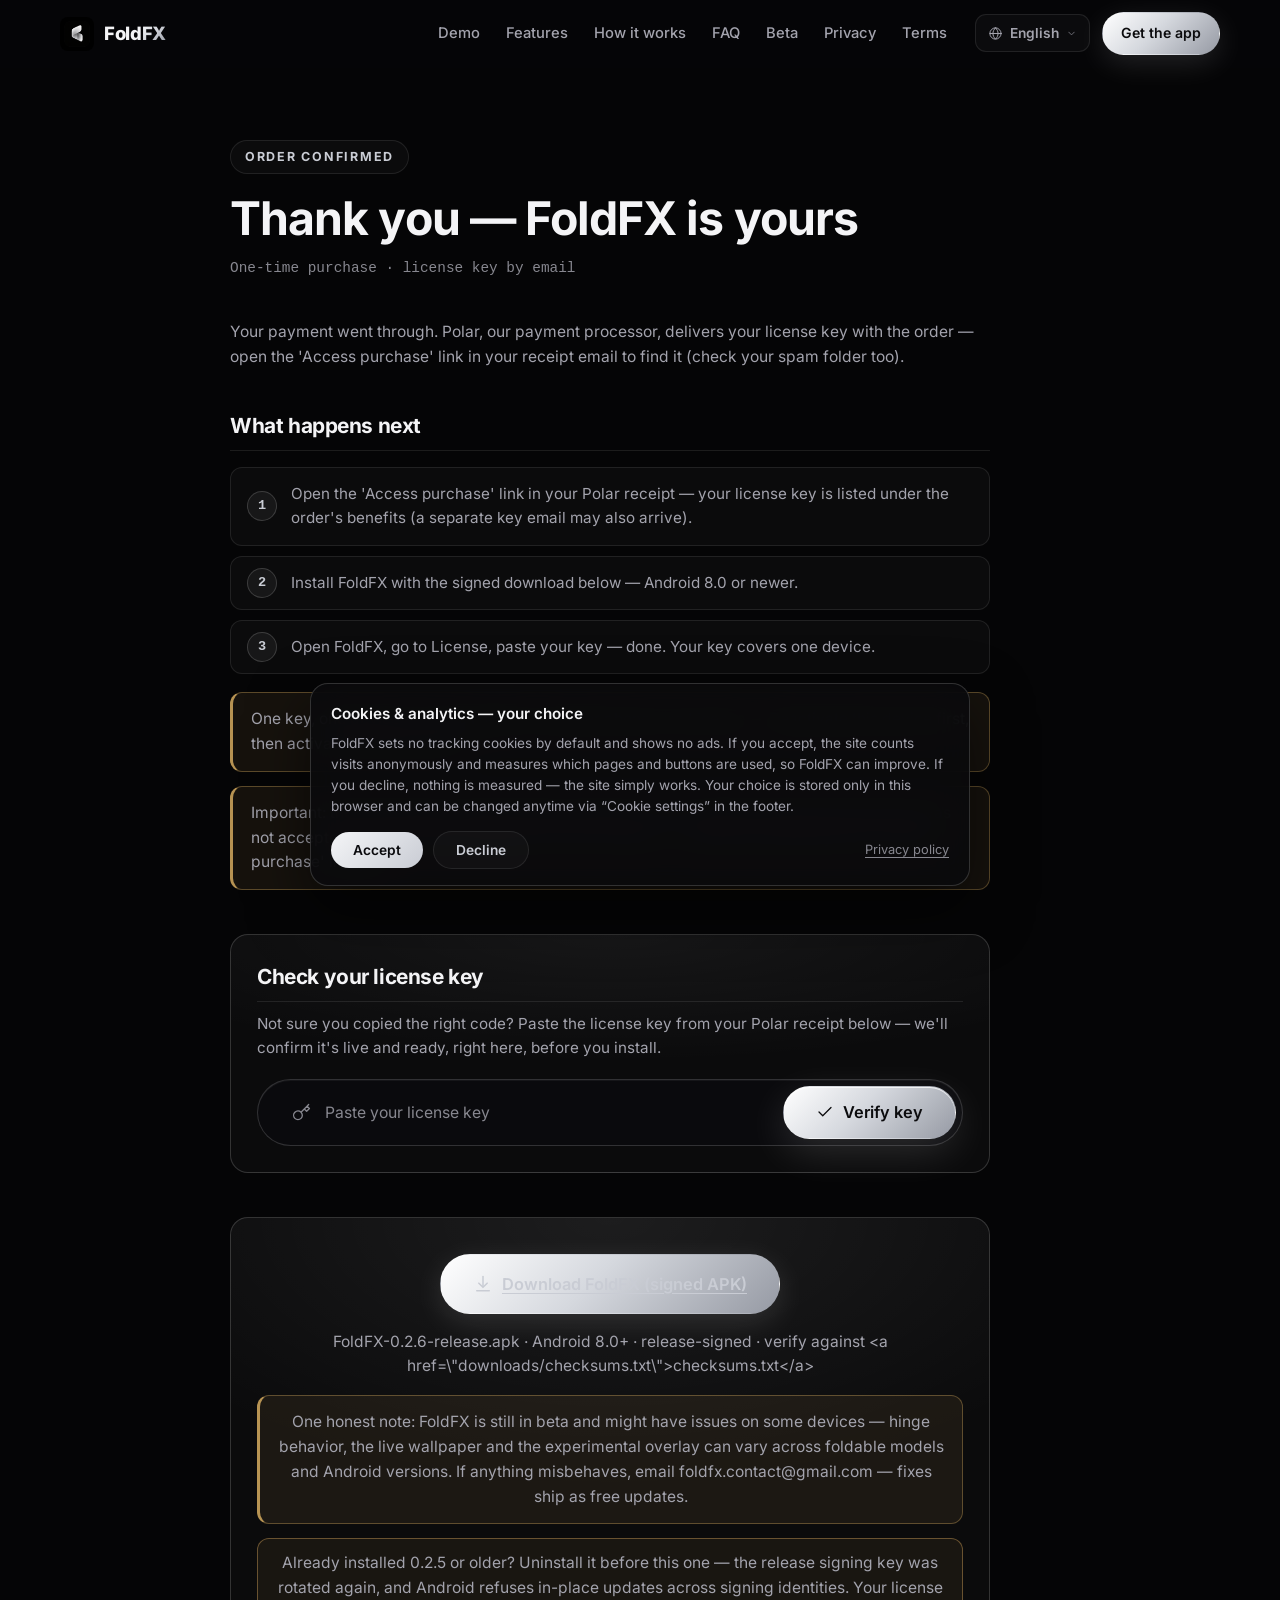
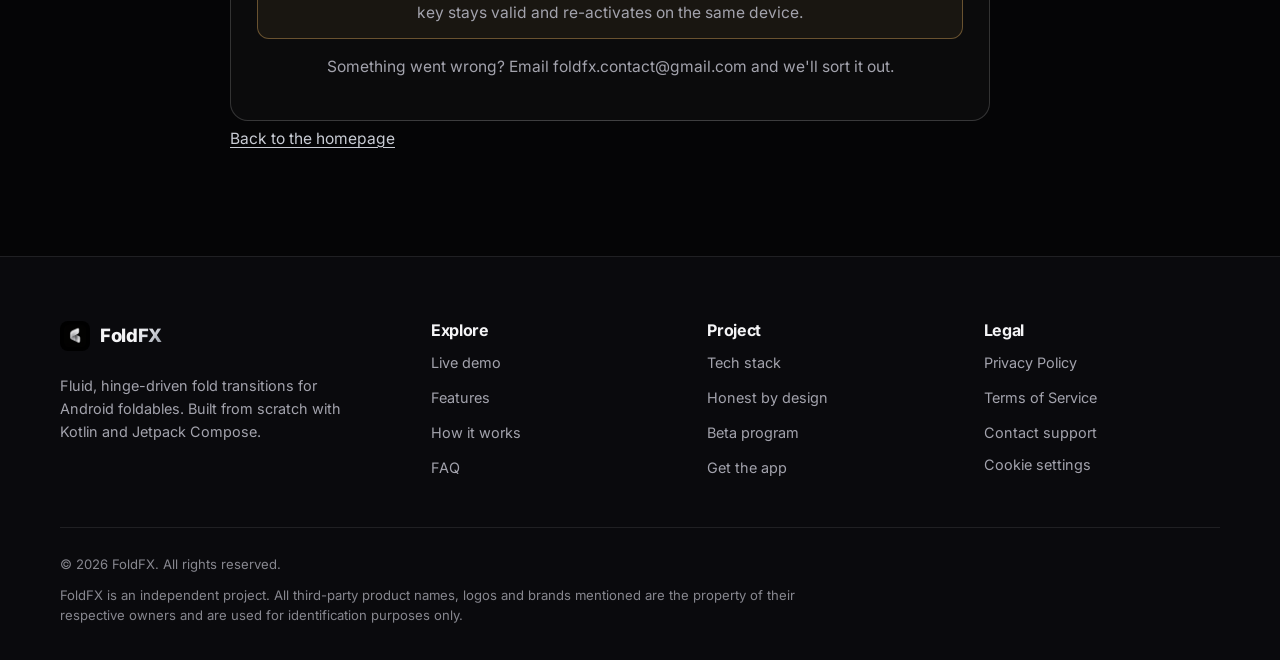
<file: thank-you.html>
<!DOCTYPE html>
<html lang="en">
<head>
  <meta charset="UTF-8">
  <meta name="viewport" content="width=device-width, initial-scale=1.0">
  <!-- Security: strict CSP. Scripts only from this site (+GA4/giscus when
       consented); connections only to the services this site actually uses;
       no objects, no framing, no form hijacking. -->
  <meta http-equiv="Content-Security-Policy" content="default-src 'self'; script-src 'self' https://www.googletagmanager.com https://giscus.app; style-src 'self' 'unsafe-inline'; img-src 'self' data:; font-src 'self'; connect-src 'self' https://formsubmit.co https://abacus.jasoncameron.dev https://api.polar.sh https://www.google-analytics.com https://region1.google-analytics.com https://region2.google-analytics.com; frame-src https://giscus.app; object-src 'none'; base-uri 'self'; form-action 'self' https://formsubmit.co https://buy.polar.sh">
  <!-- Privacy: cross-origin requests reveal only the site origin, never the
       full page URL. -->
  <meta name="referrer" content="strict-origin-when-cross-origin">
  <script src="js/boot.js"></script>
  <title data-i18n="meta.ty.title">FoldFX — Thank you!</title>
  <meta name="description" content="Your FoldFX license key is on its way to your inbox. Install the app and paste your key to unlock it forever." data-i18n-attr="content:meta.ty.desc">
  <meta name="theme-color" content="#050506">
  <meta property="og:type" content="website">
  <meta property="og:site_name" content="FoldFX">
  <meta property="og:title" content="FoldFX — Thank you!" data-i18n-attr="content:meta.ty.title">
  <meta property="og:description" content="Your FoldFX license key is on its way to your inbox. Install the app and paste your key to unlock it forever." data-i18n-attr="content:meta.ty.desc">
  <meta property="og:image" content="assets/og-banner.png">
  <meta property="og:image:width" content="1200">
  <meta property="og:image:height" content="630">
  <meta name="robots" content="noindex">
  <link rel="icon" type="image/png" sizes="32x32" href="assets/favicon-32.png">
  <link rel="icon" type="image/png" sizes="64x64" href="assets/favicon.png">
  <link rel="touch-icon" sizes="180x180" href="assets/touch-icon.png">
  <link rel="stylesheet" href="css/style.css">
</head>
<body>

  <!-- ============ NAV ============ -->
  <header class="nav" id="nav">
    <div class="container nav-inner">
      <a class="brand" href="index.html" aria-label="FoldFX home" data-i18n-attr="aria-label:nav.home">
        <img src="assets/foldfx-icon.png" alt="FoldFX app icon" width="34" height="34" data-i18n-attr="alt:brand.icon.alt">
        <span class="brand-name">Fold<span class="brand-fx">FX</span></span>
      </a>
      <nav class="nav-links" id="navLinks" aria-label="Main navigation" data-i18n-attr="aria-label:nav.label">
        <a href="index.html#demo" data-i18n="nav.demo">Demo</a>
        <a href="index.html#features" data-i18n="nav.features">Features</a>
        <a href="index.html#how" data-i18n="nav.how">How it works</a>
        <a href="index.html#faq" data-i18n="nav.faq">FAQ</a>
        <a href="beta.html" data-i18n="nav.beta">Beta</a>
        <a href="privacy.html" data-i18n="nav.privacy">Privacy</a>
        <a href="terms.html" data-i18n="nav.terms">Terms</a>
      </nav>
      <div class="nav-actions">
        <div class="lang" id="lang">
          <button type="button" class="lang-btn" id="langBtn" aria-haspopup="listbox" aria-expanded="false" data-i18n-attr="aria-label:lang.label,title:lang.label">
            <svg class="lang-globe" viewBox="0 0 24 24" width="15" height="15" fill="none" stroke="currentColor" stroke-width="1.6" stroke-linecap="round" aria-hidden="true"><circle cx="12" cy="12" r="9"/><path d="M3 12h18"/><path d="M12 3c2.7 2.7 4.1 5.7 4.1 9s-1.4 6.3-4.1 9c-2.7-2.7-4.1-5.7-4.1-9S9.3 5.7 12 3z"/></svg>
            <span id="langBtnLabel">English</span>
            <svg class="lang-chev" viewBox="0 0 24 24" width="11" height="11" fill="none" stroke="currentColor" stroke-width="2" stroke-linecap="round" stroke-linejoin="round" aria-hidden="true"><path d="m6 9 6 6 6-6"/></svg>
          </button>
          <div class="lang-menu" id="langMenu" role="listbox" data-i18n-attr="aria-label:lang.label" hidden></div>
        </div>
        <a class="btn btn-primary btn-sm" href="index.html#get" data-i18n="nav.get">Get the app</a>
        <button class="nav-burger" id="navBurger" aria-label="Toggle menu" aria-expanded="false" data-i18n-attr="aria-label:nav.menu"><span></span><span></span><span></span></button>
      </div>
    </div>
  </header>

  <main class="legal beta">
    <div class="container container-narrow">
      <header class="legal-head">
        <span class="eyebrow" data-i18n="ty.eyebrow">Order confirmed</span>
        <h1 data-i18n="ty.h1">Thank you — FoldFX is yours</h1>
        <p class="legal-meta" data-i18n="ty.meta">One-time purchase · license key by email</p>
      </header>

      <article class="legal-body">
        <p data-i18n="ty.p">Your payment went through. Polar, our payment processor, delivers your license key with the order — open the 'Access purchase' link in your receipt email to find it (check your spam folder too).</p>

        <!-- ============ NEXT STEPS ============ -->
        <section>
          <h2 data-i18n="ty.next.h">What happens next</h2>
          <ol class="beta-steps">
            <li data-i18n="ty.s1">Open the 'Access purchase' link in your Polar receipt — your license key is listed under the order's benefits (a separate key email may also arrive).</li>
            <li data-i18n="ty.s2">Install FoldFX with the signed download below — Android 8.0 or newer.</li>
            <li data-i18n="ty.s3">Open FoldFX, go to License, paste your key — done. Your key covers one device.</li>
          </ol>
          <p class="beta-warn" data-i18n="ty.trial">One key, one device: to move FoldFX to another phone, use License → Deactivate this device first, then activate on the new one.</p>
          <p class="beta-warn" data-i18n="ty.keynote">Important: the license key is not the invoice number on your receipt. If the app says the key was not accepted, you are likely pasting the invoice number — copy the license key from 'Access purchase' instead.</p>
        </section>

        <!-- ============ LICENSE KEY CHECK ============ -->
        <section class="beta-gate" id="tyVerify">
          <h2 data-i18n="ty.verify.h">Check your license key</h2>
          <p data-i18n="ty.verify.p">Not sure you copied the right code? Paste the license key from your Polar receipt below — we'll confirm it's live and ready, right here, before you install.</p>
          <form class="beta-gate-form" id="tyVerifyForm" action="#" novalidate>
            <div class="get-field">
              <svg class="get-mail-ic" viewBox="0 0 24 24" width="19" height="19" fill="none" stroke="currentColor" stroke-width="1.7" stroke-linecap="round" stroke-linejoin="round" aria-hidden="true"><path d="M21 2l-2 2m-7.61 7.61a5.5 5.5 0 1 1-7.778 7.778 5.5 5.5 0 0 1 7.777-7.777zm0 0L15.5 7.5m0 0l3 3L22 7l-3-3m-3.5 3.5L19 4"/></svg>
              <input class="get-input" id="tyKeyInput" name="licenseKey" type="text" autocomplete="off" autocapitalize="off" spellcheck="false" placeholder="Paste your license key" aria-label="License key" data-i18n-attr="placeholder:ty.verify.ph,aria-label:ty.verify.label">
              <button class="btn btn-store btn-lg get-submit" type="submit" data-analytics="ty-verify">
                <svg viewBox="0 0 24 24" width="18" height="18" fill="none" stroke="currentColor" stroke-width="1.7" stroke-linecap="round" stroke-linejoin="round" aria-hidden="true"><path d="M20 6 9 17l-5-5"/></svg>
                <span data-i18n="ty.verify.btn">Verify key</span>
              </button>
            </div>
            <p class="get-form-msg" id="tyVerifyMsg" role="status" aria-live="polite" hidden></p>
          </form>
        </section>

        <!-- ============ CTA ============ -->
        <section class="beta-dl-card">
          <a class="btn btn-primary btn-lg" href="downloads/FoldFX-0.2.6-release.apk" download="FoldFX-0.2.6-release.apk" data-analytics="ty-download">
            <svg viewBox="0 0 24 24" width="20" height="20" fill="none" stroke="currentColor" stroke-width="1.8" stroke-linecap="round" stroke-linejoin="round" aria-hidden="true"><path d="M12 3v12"/><path d="m7 11 5 5 5-5"/><path d="M4.5 20h15"/></svg>
            <span data-i18n="ty.dl">Download FoldFX (signed APK)</span>
          </a>
          <p class="beta-dl-note">
            <span data-i18n="ty.dl.note">FoldFX-0.2.6-release.apk · Android 8.0+ · release-signed · verify against <a href="downloads/checksums.txt">checksums.txt</a></span>
          </p>
          <p class="beta-warn" data-i18n="ty.dl.compat">One honest note: FoldFX is still in beta and might have issues on some devices — hinge behavior, the live wallpaper and the experimental overlay can vary across foldable models and Android versions. If anything misbehaves, email foldfx.contact@gmail.com — fixes ship as free updates.</p>
          <p class="beta-migrate" data-i18n="ty.migrate">Already installed an earlier download (0.2.3 or older)? Uninstall it before this one — the release signing key was rotated in 0.2.4, and Android refuses in-place updates across signing identities. Your license key stays valid; just activate it again.</p>
          <p class="beta-dl-note">
            <span data-i18n="ty.help">Something went wrong? Email foldfx.contact@gmail.com and we'll sort it out.</span>
          </p>
        </section>

        <p><a href="index.html" data-i18n="ty.back">Back to the homepage</a></p>
      </article>
    </div>
  </main>

  <!-- ============ FOOTER ============ -->
  <footer class="footer">
    <div class="container">
      <div class="footer-grid">
        <div class="footer-brand">
          <a class="brand" href="index.html">
            <img src="assets/foldfx-icon.png" alt="" width="30" height="30">
            <span class="brand-name">Fold<span class="brand-fx">FX</span></span>
          </a>
          <p data-i18n="foot.tagline">Fluid, hinge-driven fold transitions for Android foldables. Built from scratch with Kotlin and Jetpack Compose.</p>
        </div>
        <nav class="footer-col" aria-label="Explore" data-i18n-attr="aria-label:foot.explore">
          <h4 data-i18n="foot.explore">Explore</h4>
          <a href="index.html#demo" data-i18n="foot.demo">Live demo</a>
          <a href="index.html#features" data-i18n="foot.features">Features</a>
          <a href="index.html#how" data-i18n="foot.how">How it works</a>
          <a href="index.html#faq" data-i18n="foot.faq">FAQ</a>
        </nav>
        <nav class="footer-col" aria-label="Project" data-i18n-attr="aria-label:foot.project">
          <h4 data-i18n="foot.project">Project</h4>
          <a href="index.html#tech" data-i18n="foot.tech">Tech stack</a>
          <a href="index.html#honesty" data-i18n="foot.honest">Honest by design</a>
          <a href="beta.html" data-i18n="foot.beta">Beta program</a>
          <a href="index.html#get" data-i18n="foot.get">Get the app</a>
        </nav>
        <nav class="footer-col" aria-label="Legal" data-i18n-attr="aria-label:foot.legal">
          <h4 data-i18n="foot.legal">Legal</h4>
          <a href="privacy.html" data-i18n="foot.privacy">Privacy Policy</a>
          <a href="terms.html" data-i18n="foot.terms">Terms of Service</a>
          <a href="mailto:foldfx.contact@gmail.com" data-i18n="foot.contact">Contact support</a>
          <button type="button" class="footer-link" id="consentSettings" data-i18n="cons.settings">Cookie settings</button>
        </nav>
      </div>
      <div class="footer-bottom">
        <p data-i18n="foot.rights">© <span id="year">2026</span> FoldFX. All rights reserved.</p>
        <p class="footer-disclaimer" data-i18n="foot.disclaimer">FoldFX is an independent project. All third-party product names, logos and brands mentioned are the property of their respective owners and are used for identification purposes only.</p>
      </div>
    </div>
  </footer>

  <script src="js/i18n/languages.js"></script>
  <script src="js/i18n/i18n.js"></script>
  <script src="js/main.js"></script>
  <script src="js/config.js"></script>
  <script src="js/license-verify.js"></script>
  <script src="js/consent.js"></script>
  <script src="js/analytics.js"></script>
</body>
</html>
</file>
<file: css/style.css>
/* ==========================================================================
   FoldFX — foldfx-website
   Dark, glassy design system inspired by the app icon (silver fold on black)
   ========================================================================== */

/* ---------- Self-hosted Inter (no third-party requests) ---------- */

@font-face { font-family: "Inter"; font-style: normal; font-weight: 400; font-display: swap; src: url("../assets/fonts/inter-latin-400.woff2") format("woff2"); }
@font-face { font-family: "Inter"; font-style: normal; font-weight: 500; font-display: swap; src: url("../assets/fonts/inter-latin-500.woff2") format("woff2"); }
@font-face { font-family: "Inter"; font-style: normal; font-weight: 600; font-display: swap; src: url("../assets/fonts/inter-latin-600.woff2") format("woff2"); }
@font-face { font-family: "Inter"; font-style: normal; font-weight: 700; font-display: swap; src: url("../assets/fonts/inter-latin-700.woff2") format("woff2"); }
@font-face { font-family: "Inter"; font-style: normal; font-weight: 800; font-display: swap; src: url("../assets/fonts/inter-latin-800.woff2") format("woff2"); }

:root {
  --bg: #050506;
  --bg-2: #0a0a0d;
  --panel: rgba(255, 255, 255, 0.028);
  --panel-strong: rgba(255, 255, 255, 0.05);
  --border: rgba(255, 255, 255, 0.09);
  --border-strong: rgba(255, 255, 255, 0.16);
  --text: #f4f4f6;
  --muted: #a3a3ad;
  --faint: #87878f;
  --silver-1: #ffffff;
  --silver-2: #c9ccd4;
  --silver-3: #8f939c;
  --grad-silver: linear-gradient(135deg, #ffffff 0%, #d5d8de 45%, #969aa4 100%);
  --radius: 18px;
  --radius-sm: 12px;
  --nav-h: 68px;
  --font: "Inter", BlinkMacSystemFont, "Segoe UI", Roboto, "Helvetica Neue", Arial, sans-serif;
  --mono: ui-monospace, SFMono-Regular, "SF Mono", Menlo, Consolas, "Liberation Mono", monospace;
}

* { margin: 0; padding: 0; box-sizing: border-box; }

html {
  scroll-behavior: smooth;
  -webkit-text-size-adjust: 100%;
}

body {
  font-family: var(--font);
  background: var(--bg);
  color: var(--text);
  line-height: 1.6;
  -webkit-font-smoothing: antialiased;
  overflow-x: hidden;
}

img { max-width: 100%; display: block; }
a { color: inherit; text-decoration: none; }
ul, ol { list-style: none; }
button { font-family: inherit; cursor: pointer; }

::selection { background: rgba(255, 255, 255, 0.22); }

.container { width: min(1160px, 92%); margin: 0 auto; }
.container-narrow { width: min(820px, 92%); }

section { scroll-margin-top: calc(var(--nav-h) + 18px); }

.section { padding: 96px 0; }
.section + .section { padding-top: 40px; }

/* ---------- Typography helpers ---------- */

h1, h2, h3, h4 { line-height: 1.15; letter-spacing: -0.02em; font-weight: 700; }

.section-head { max-width: 720px; margin-bottom: 56px; }

.section-head h2 { font-size: clamp(1.9rem, 4vw, 2.6rem); margin: 14px 0 16px; }

.section-head p { color: var(--muted); font-size: 1.05rem; }

.eyebrow {
  display: inline-block;
  font-size: 0.78rem;
  font-weight: 700;
  letter-spacing: 0.14em;
  text-transform: uppercase;
  color: var(--silver-2);
  border: 1px solid var(--border);
  border-radius: 999px;
  padding: 6px 14px;
  background: var(--panel);
}

.grad-text {
  background: var(--grad-silver);
  -webkit-background-clip: text;
  background-clip: text;
  -webkit-text-fill-color: transparent;
  color: transparent;
}

code {
  font-family: var(--mono);
  font-size: 0.86em;
  background: rgba(255, 255, 255, 0.07);
  border: 1px solid var(--border);
  border-radius: 6px;
  padding: 2px 6px;
  white-space: nowrap;
}

/* ---------- Buttons ---------- */

.btn {
  display: inline-flex;
  align-items: center;
  justify-content: center;
  gap: 9px;
  border-radius: 999px;
  border: 1px solid transparent;
  font-weight: 600;
  font-size: 0.95rem;
  padding: 13px 26px;
  transition: transform 0.18s ease, box-shadow 0.18s ease, background 0.18s ease, border-color 0.18s ease;
  user-select: none;
  white-space: nowrap;
}

.btn-sm { padding: 9px 18px; font-size: 0.88rem; }
.btn-lg { padding: 16px 32px; font-size: 1.02rem; }

.btn-primary {
  background: var(--grad-silver);
  color: #0b0b0d;
  box-shadow: 0 8px 30px rgba(255, 255, 255, 0.12);
}
.btn-primary:hover { transform: translateY(-2px); box-shadow: 0 12px 38px rgba(255, 255, 255, 0.2); }

.btn-ghost {
  background: var(--panel);
  border-color: var(--border);
  color: var(--text);
}
.btn-ghost:hover { border-color: var(--border-strong); background: var(--panel-strong); transform: translateY(-2px); }

.btn-store { cursor: default; }
.btn-store span { display: flex; flex-direction: column; align-items: flex-start; line-height: 1.15; }
.btn-store small { font-size: 0.68rem; font-weight: 500; color: rgba(255, 255, 255, 0.55); text-transform: uppercase; letter-spacing: 0.08em; }

/* ---------- Nav ---------- */

.nav {
  position: fixed;
  inset: 0 0 auto 0;
  height: var(--nav-h);
  z-index: 100;
  /* solid painted glass instead of backdrop-filter: a fixed backdrop-filter
     bar re-filters the whole page every frame while scrolling */
  background: rgba(6, 6, 8, 0.93);
  border-bottom: 1px solid transparent;
  transition: border-color 0.25s ease, background 0.25s ease;
}
.nav.scrolled { border-bottom-color: var(--border); background: rgba(5, 5, 6, 0.96); }

.nav-inner { display: flex; align-items: center; gap: 28px; height: 100%; }

.brand { display: inline-flex; align-items: center; gap: 10px; font-weight: 800; font-size: 1.15rem; letter-spacing: -0.02em; }
.brand img { border-radius: 8px; }
.brand-fx { background: var(--grad-silver); -webkit-background-clip: text; background-clip: text; -webkit-text-fill-color: transparent; }

.nav-links { display: flex; gap: 26px; margin-left: auto; }
.nav-links a { color: var(--muted); font-size: 0.92rem; font-weight: 500; transition: color 0.15s ease; }
.nav-links a:hover { color: var(--text); }

.nav-actions { display: flex; align-items: center; gap: 12px; }

.nav-burger { display: none; background: none; border: 1px solid var(--border); border-radius: 10px; width: 40px; height: 40px; flex-direction: column; align-items: center; justify-content: center; gap: 4px; }
.nav-burger span { display: block; width: 16px; height: 2px; background: var(--text); border-radius: 2px; transition: transform 0.2s ease, opacity 0.2s ease; }
.nav.open .nav-burger span:nth-child(1) { transform: translateY(6px) rotate(45deg); }
.nav.open .nav-burger span:nth-child(2) { opacity: 0; }
.nav.open .nav-burger span:nth-child(3) { transform: translateY(-6px) rotate(-45deg); }

/* ---------- Hero ---------- */

.hero { position: relative; padding: calc(var(--nav-h) + 84px) 0 110px; overflow: hidden; }

.hero-glow {
  position: absolute;
  top: -260px; left: 50%;
  width: 900px; height: 560px;
  transform: translateX(-50%);
  background: radial-gradient(closest-side, rgba(255, 255, 255, 0.09), transparent 70%);
  pointer-events: none;
}

.hero-grid { display: grid; grid-template-columns: 1.08fr 0.92fr; gap: 48px; align-items: center; position: relative; }

.hero h1 { font-size: clamp(2.6rem, 6vw, 4.1rem); font-weight: 800; margin: 22px 0 20px; }

.hero-sub { color: var(--muted); font-size: 1.12rem; max-width: 540px; margin-bottom: 30px; }

.hero-cta { display: flex; gap: 14px; flex-wrap: wrap; margin-bottom: 38px; }

.hero-facts { display: flex; gap: 34px; flex-wrap: wrap; }
.hero-facts li { display: flex; flex-direction: column; }
.hero-facts strong { font-size: 0.95rem; font-weight: 700; }
.hero-facts span { color: var(--faint); font-size: 0.82rem; }

.icon-stage { position: relative; display: grid; place-items: center; }

.hero-icon {
  width: min(380px, 78%);
  border-radius: 26%;
  box-shadow:
    0 0 0 1px rgba(255, 255, 255, 0.06),
    0 30px 90px rgba(0, 0, 0, 0.65),
    0 0 120px rgba(255, 255, 255, 0.07);
  animation: heroFloat 7s ease-in-out infinite;
}

@keyframes heroFloat {
  0%, 100% { transform: translateY(0); }
  50% { transform: translateY(-12px); }
}

/* ---------- Demo (interactive fold simulator) ---------- */

.demo-stage { display: flex; flex-direction: column; align-items: center; gap: 34px; }

/* --- 3D book-fold device --- */

.fold-scene {
  perspective: 1600px;
  perspective-origin: 50% 38%;
  width: 100%;
  display: flex;
  justify-content: center;
  overflow: hidden;
}

.fold-scaler { --scale: 1; transform: scale(var(--scale)); transform-origin: top center; }

.device3d {
  /* Dusk-dune wallpaper, painted once at full open size (500x540) so the
     scene runs continuously across both inner halves and gets center-cropped
     on the cover screen — like a real launcher wallpaper. */
  --wall: url("data:image/svg+xml,%3Csvg xmlns='http://www.w3.org/2000/svg' viewBox='0 0 500 540' preserveAspectRatio='none'%3E%3Cdefs%3E%3ClinearGradient id='s' x1='0' y1='0' x2='0' y2='1'%3E%3Cstop offset='0' stop-color='%23151b33'/%3E%3Cstop offset='.34' stop-color='%2343395e'/%3E%3Cstop offset='.55' stop-color='%238f5e70'/%3E%3Cstop offset='.68' stop-color='%23d29577'/%3E%3Cstop offset='.8' stop-color='%23eec39a'/%3E%3Cstop offset='1' stop-color='%23d9b48d'/%3E%3C/linearGradient%3E%3CradialGradient id='g' cx='.62' cy='.63' r='.55'%3E%3Cstop offset='0' stop-color='%23ffedc9' stop-opacity='.85'/%3E%3Cstop offset='.4' stop-color='%23f6c48d' stop-opacity='.28'/%3E%3Cstop offset='1' stop-color='%23f6c48d' stop-opacity='0'/%3E%3C/radialGradient%3E%3C/defs%3E%3Crect width='500' height='540' fill='url(%23s)'/%3E%3Crect width='500' height='540' fill='url(%23g)'/%3E%3Cpath fill='%236d5270' opacity='.8' d='M0 332 L64 268 L122 318 L192 240 L258 322 L326 252 L396 320 L450 274 L500 314 L500 540 L0 540 Z'/%3E%3Cpath fill='%23513d5c' opacity='.88' d='M0 396 L86 332 L158 390 L236 308 L316 394 L390 332 L500 404 L500 540 L0 540 Z'/%3E%3Cpath fill='%23c69772' d='M0 474 Q118 424 248 458 Q376 490 500 450 L500 540 L0 540 Z'/%3E%3Cpath fill='%23b3855f' opacity='.92' d='M0 512 Q138 472 278 502 Q392 524 500 498 L500 540 L0 540 Z'/%3E%3C/svg%3E");
  position: relative;
  width: 500px;
  height: 540px;
  margin: 0 auto;
  transform-style: preserve-3d;
  transform: rotateX(4deg) rotateY(-4deg);
  will-change: transform;
}

.half {
  position: absolute;
  top: 0;
  width: 250px;
  height: 540px;
  transform-style: preserve-3d;
}

.half-right { left: 250px; transform-origin: left center; }

.half-left { left: 0; transform-origin: right center; will-change: transform; }

/* side buttons on the fixed half — brushed metal */
.half-right::before,
.half-right::after {
  content: "";
  position: absolute;
  right: -3px;
  width: 3px;
  border-radius: 0 2px 2px 0;
  background: linear-gradient(90deg, #99a2b6, #3f4452);
  z-index: -1;
}
.half-right::before { top: 112px; height: 34px; }
.half-right::after { top: 158px; height: 58px; }

/* Glass face with a polished metal frame: rim highlight -> brushed band ->
   black bezel -> glass depth, like a real book-style foldable edge. */
.face {
  position: absolute;
  inset: 0;
  overflow: hidden;
  backface-visibility: hidden;
  -webkit-backface-visibility: hidden;
  background:
    radial-gradient(120% 60% at 50% 0%, rgba(160, 175, 205, 0.07), transparent 55%),
    linear-gradient(165deg, #10141d 0%, #05070b 70%);
  box-shadow:
    inset 0 0 0 1px rgba(255, 255, 255, 0.30),
    inset 0 0 0 3px rgba(150, 161, 184, 0.17),
    inset 0 0 0 4.5px rgba(4, 6, 10, 0.9),
    inset 0 0 28px rgba(0, 0, 0, 0.62),
    0 0 0 1px rgba(255, 255, 255, 0.05),
    0 34px 80px rgba(0, 0, 0, 0.6);
}

.half-left .face { border-radius: 26px 10px 10px 26px; }
.half-right .face { border-radius: 10px 26px 26px 10px; }

/* glass sheen on every face */
.face::after {
  content: "";
  position: absolute;
  inset: 0;
  background: linear-gradient(105deg, transparent 30%, rgba(255, 255, 255, 0.05) 45%, transparent 60%);
  pointer-events: none;
  z-index: 4;
}

/* hinge-side crease shading on the inner screens */
.face-inner::before {
  content: "";
  position: absolute;
  top: 0;
  bottom: 0;
  width: 46px;
  pointer-events: none;
  z-index: 2;
}
.half-left .face-inner::before { right: 0; background: linear-gradient(90deg, transparent, rgba(0, 0, 0, 0.5)); }
.half-right .face-inner::before { left: 0; background: linear-gradient(270deg, transparent, rgba(0, 0, 0, 0.5)); }

/* the cover display lives on the back of the folding half */
.face-cover { transform: rotateY(180deg); }

/* on-glass UI layer */
.ui {
  position: absolute;
  inset: 0;
  display: flex;
  flex-direction: column;
  will-change: opacity, transform;
}

.clock-block { padding: 8px 6px; }
.big-time { font-size: 2.7rem; font-weight: 800; letter-spacing: -0.03em; font-variant-numeric: tabular-nums; line-height: 1.05; }
.big-date { color: var(--faint); font-size: 0.85rem; margin-top: 4px; }

/* main display: the wallpaper is one 500px-wide scene shared by both halves */
.ui-main-left,
.ui-main-right {
  background-color: #1a2130;
  background-image: var(--wall);
  background-repeat: no-repeat;
  background-size: 500px 540px;
}
.ui-main-left { padding: 34px 22px; gap: 24px; background-position: 0 0; }
.ui-main-right { padding: 30px 22px 22px; gap: 20px; background-position: -250px 0; }

.l-grid,
.r-grid {
  display: grid;
  grid-template-columns: repeat(2, 56px);
  gap: 16px;
  justify-content: center;
  align-content: start;
}

.tile-grid { display: grid; }

.search-pill {
  display: flex;
  align-items: center;
  gap: 10px;
  height: 40px;
  border-radius: 999px;
  background: rgba(255, 255, 255, 0.05);
  border: 1px solid rgba(255, 255, 255, 0.08);
  padding: 0 14px;
}
.pill-dot { width: 13px; height: 13px; border-radius: 50%; border: 2px solid rgba(255, 255, 255, 0.4); flex-shrink: 0; }
.pill-line { width: 54px; height: 6px; border-radius: 3px; background: rgba(255, 255, 255, 0.14); }

.dock {
  margin-top: auto;
  display: flex;
  justify-content: center;
  gap: 14px;
  background: rgba(255, 255, 255, 0.05);
  border: 1px solid rgba(255, 255, 255, 0.07);
  border-radius: 22px;
  padding: 10px 12px;
}

.tile {
  width: 56px;
  height: 56px;
  border-radius: 15px;
  background: linear-gradient(160deg, rgba(255, 255, 255, 0.13), rgba(255, 255, 255, 0.05));
  box-shadow:
    inset 0 1px 0 rgba(255, 255, 255, 0.28),
    inset 0 -10px 16px rgba(0, 0, 0, 0.22),
    0 3px 8px rgba(0, 0, 0, 0.35);
  display: grid;
  place-items: center;
  flex-shrink: 0;
}
.tile svg { width: 25px; height: 25px; fill: #f2f4f8; }
.tile-dock { width: 42px; height: 42px; border-radius: 12px; }
.tile-dock svg { width: 19px; height: 19px; }

/* launcher icon colors — every tile reads as a real app */
.t-phone   { background: linear-gradient(160deg, #46d47e, #0e7a3c); }
.t-chat    { background: linear-gradient(160deg, #3cc0f0, #075e94); }
.t-camera  { background: linear-gradient(160deg, #6b7f96, #1d2733); }
.t-photos  { background: linear-gradient(160deg, #ffc84e, #e0620d); }
.t-compass { background: linear-gradient(160deg, #8f9df6, #35409f); }
.t-music   { background: linear-gradient(160deg, #fb7d92, #b3123f); }
.t-settings{ background: linear-gradient(160deg, #9aaabe, #2f3d52); }
.t-clock   { background: linear-gradient(160deg, #f2f5fb, #8b98ab); }
.t-clock svg { fill: #101623; }

/* glassy widget card on the home screen (painted frost — backdrop-filter
   inside the filtered/3D scene would double the compositing cost) */
.widget-card {
  display: flex;
  align-items: center;
  gap: 13px;
  margin: 0 2px;
  padding: 15px 17px;
  border-radius: 18px;
  background: linear-gradient(120deg, rgba(16, 22, 34, 0.62), rgba(10, 14, 22, 0.5));
  border: 1px solid rgba(255, 255, 255, 0.15);
}
.w-sun {
  width: 27px; height: 27px; border-radius: 50%; flex: none;
  background: radial-gradient(circle at 35% 35%, #ffe9b8, #f0a552);
  box-shadow: 0 0 16px rgba(255, 190, 110, 0.55);
}
.w-rows { display: flex; flex-direction: column; gap: 7px; flex: 1; }
.w-rows i { display: block; height: 7px; border-radius: 4px; background: rgba(255, 255, 255, 0.32); }
.w-rows i.short { width: 58%; background: rgba(255, 255, 255, 0.18); }

/* home-screen page dots */
.page-dots { display: flex; justify-content: center; gap: 7px; }
.page-dots i { width: 6px; height: 6px; border-radius: 50%; background: rgba(255, 255, 255, 0.32); }
.page-dots i.on { background: #ffffff; }

/* cover display UI — lock-screen over a center crop of the same wallpaper */
.ui-cover {
  padding: 18px 18px 24px;
  align-items: center;
  background-color: #1a2130;
  background-image: var(--wall);
  background-repeat: no-repeat;
  background-size: 500px 540px;
  background-position: -125px -22px;
}
.cov-status {
  width: 100%;
  display: flex;
  justify-content: space-between;
  align-items: center;
  color: var(--faint);
  font-size: 0.68rem;
  font-weight: 600;
  font-variant-numeric: tabular-nums;
}
.batt { position: relative; width: 20px; height: 10px; border: 1px solid rgba(255, 255, 255, 0.35); border-radius: 3px; display: inline-block; }
.batt i { position: absolute; inset: 1.5px; right: 5px; background: #dfe1e7; border-radius: 1px; }
.batt::after { content: ""; position: absolute; right: -3px; top: 2.5px; width: 2px; height: 4px; background: rgba(255, 255, 255, 0.35); border-radius: 0 1px 1px 0; }

.punch {
  position: absolute;
  top: 46px;
  right: 24px;
  width: 11px;
  height: 11px;
  border-radius: 50%;
  background: #000;
  box-shadow: inset 0 0 2px rgba(255, 255, 255, 0.25), 0 0 0 2px rgba(255, 255, 255, 0.05);
}

.cover-clock { text-align: center; margin-top: 58px; }
.cov-time { font-size: 2.9rem; text-shadow: 0 2px 18px rgba(20, 16, 40, 0.55); }

.cov-widget { width: 100%; margin-top: 30px; padding: 13px 15px; }

.cov-quick { margin-top: auto; display: flex; gap: 16px; padding-bottom: 6px; }
.q-btn {
  width: 44px; height: 44px; border-radius: 50%;
  background: rgba(12, 16, 24, 0.66);
  border: 1px solid rgba(255, 255, 255, 0.18);
  display: grid; place-items: center;
}
.q-btn svg { width: 20px; height: 20px; fill: #edeff5; }

/* screens-off glass + handoff dimmer — deep navy body glass */
.glass-off {
  position: absolute;
  inset: 0;
  background: linear-gradient(160deg, #121722 0%, #06080c 65%);
  pointer-events: none;
}
.glass-off::after {
  content: "";
  position: absolute;
  inset: 0;
  background: linear-gradient(115deg, transparent 35%, rgba(255, 255, 255, 0.06) 50%, transparent 65%);
}

/* --- crease-weighted haze overlays: the optical heart of the handoff ---
   These are PAINTED gradient layers, not backdrop-filter layers: they
   animate opacity only, so they ride the compositor instead of forcing
   the browser to re-filter the scene every frame (backdrop-filter inside
   a 3D preserve-3d hierarchy is a known frame-rate killer). Each gradient
   is weighted toward its own hinge edge, where the glass bends. */
.blur-veil {
  position: absolute;
  inset: 0;
  z-index: 2;
  opacity: 0;
  visibility: hidden;
  pointer-events: none;
  will-change: opacity;
}

/* soft frosted light blooming out of the crease */
.half-left .bv-edge {
  background: linear-gradient(to right, transparent 28%, rgba(186, 202, 236, 0.11) 60%, rgba(158, 178, 216, 0.2) 100%);
}
.half-right .bv-edge {
  background: linear-gradient(to left, transparent 28%, rgba(186, 202, 236, 0.11) 60%, rgba(158, 178, 216, 0.2) 100%);
}
.face-cover .bv-edge {
  background: linear-gradient(to right, rgba(158, 178, 216, 0.2) 0%, rgba(186, 202, 236, 0.11) 40%, transparent 72%);
}
/* deep crease fog */
.half-left .bv-mid {
  background: linear-gradient(to right, transparent 24%, rgba(2, 4, 9, 0.34) 70%, rgba(1, 3, 7, 0.46) 100%);
}
.half-right .bv-mid {
  background: linear-gradient(to left, transparent 24%, rgba(2, 4, 9, 0.34) 70%, rgba(1, 3, 7, 0.46) 100%);
}
.face-cover .bv-mid {
  background: linear-gradient(to right, rgba(1, 3, 7, 0.46) 0%, rgba(2, 4, 9, 0.34) 30%, transparent 66%);
}

/* shadow cast by the tilting half onto the fixed half — deepens as it rises
   (reach is animated with scaleX only; the element never relayouts) */
.cast-shadow {
  position: absolute;
  top: 0;
  bottom: 0;
  left: 0;
  width: 30%;
  z-index: 2;
  background: linear-gradient(to right, rgba(0, 0, 0, 0.8), rgba(0, 0, 0, 0.3) 55%, transparent);
  opacity: 0;
  transform: scaleX(0.55);
  transform-origin: left center;
  pointer-events: none;
  will-change: opacity, transform;
}

/* main-display content compresses gently toward the crease while folding */
.ui-main-left { transform-origin: 100% 50%; }
.ui-main-right { transform-origin: 0% 50%; }

/* mid-fold light sweep per inner face — transform-positioned, no blend
   mode (mix-blend-mode inside a 3D scene forces extra compositing) */
.face-sweep {
  position: absolute;
  top: -20%;
  left: 0;
  width: 45%;
  height: 140%;
  background: linear-gradient(100deg, transparent 0%, rgba(255, 255, 255, 0.30) 50%, transparent 100%);
  transform: translateX(-135px) skewX(-18deg);
  opacity: 0;
  pointer-events: none;
  z-index: 3;
  will-change: opacity, transform;
}

/* hinge barrel behind the joint — polished steel */
.hinge-core {
  position: absolute;
  left: 50%;
  top: 3%;
  width: 14px;
  height: 94%;
  transform: translateX(-50%) translateZ(-10px);
  background: linear-gradient(90deg, #262a33, #99a3b8 45%, #1d2028);
  border-radius: 8px;
  opacity: 0;
  will-change: opacity;
}

/* ambient floor glow */
.device-shadow {
  margin: 30px auto 0;
  width: 76%;
  height: 30px;
  border-radius: 50%;
  background: radial-gradient(closest-side, rgba(255, 255, 255, 0.09), transparent 75%);
  filter: blur(4px);
  transform: scaleX(0.6);
  transform-origin: center;
}

/* Demo controls */
.demo-controls {
  display: flex;
  align-items: center;
  gap: 22px;
  flex-wrap: wrap;
  justify-content: center;
  width: 100%;
}

.slider-wrap { display: flex; flex-direction: column; gap: 6px; width: min(420px, 100%); }

.slider-scale { display: flex; justify-content: space-between; color: var(--faint); font-size: 0.72rem; font-family: var(--mono); }

input[type="range"] {
  -webkit-appearance: none;
  appearance: none;
  width: 100%;
  height: 26px;
  background: transparent;
  cursor: ew-resize;
}
input[type="range"]::-webkit-slider-runnable-track {
  height: 6px;
  border-radius: 999px;
  background: linear-gradient(90deg, var(--silver-3), var(--silver-1));
  box-shadow: inset 0 1px 3px rgba(0, 0, 0, 0.6);
}
input[type="range"]::-webkit-slider-thumb {
  -webkit-appearance: none;
  width: 22px; height: 22px;
  margin-top: -8px;
  border-radius: 50%;
  background: #fff;
  border: 3px solid #0b0b0d;
  box-shadow: 0 0 0 1px rgba(255, 255, 255, 0.4), 0 4px 14px rgba(255, 255, 255, 0.25);
}
input[type="range"]::-moz-range-track {
  height: 6px;
  border-radius: 999px;
  background: linear-gradient(90deg, var(--silver-3), var(--silver-1));
}
input[type="range"]::-moz-range-thumb {
  width: 16px; height: 16px;
  border-radius: 50%;
  background: #fff;
  border: 3px solid #0b0b0d;
  box-shadow: 0 0 0 1px rgba(255, 255, 255, 0.4);
}

.angle-readout { display: flex; flex-direction: column; min-width: 150px; }
.angle-readout strong { font-size: 1.25rem; font-variant-numeric: tabular-nums; }
.angle-readout span { color: var(--faint); font-size: 0.78rem; }

.haptic-badge {
  display: inline-flex;
  align-items: center;
  gap: 7px;
  font-size: 0.78rem;
  font-weight: 600;
  font-family: var(--mono);
  color: var(--silver-2); /* 12.2:1 on panel — never dimmed below AA */
  border: 1px solid var(--border);
  border-radius: 999px;
  padding: 8px 14px;
  background: var(--panel);
  transition: color 0.2s ease, transform 0.2s ease, box-shadow 0.2s ease, border-color 0.2s ease;
}
.haptic-badge.tick {
  color: var(--silver-1);
  transform: scale(1.08);
  box-shadow: 0 0 24px rgba(255, 255, 255, 0.28);
  border-color: var(--border-strong);
}

.demo-note { color: var(--faint); font-size: 0.86rem; text-align: center; max-width: 560px; }

/* ---------- Feature cards ---------- */

.feature-grid {
  display: grid;
  grid-template-columns: repeat(3, 1fr);
  gap: 20px;
}

.card {
  background: var(--panel);
  border: 1px solid var(--border);
  border-radius: var(--radius);
  padding: 30px 28px;
  transition: transform 0.22s ease, border-color 0.22s ease, background 0.22s ease;
}
.card:hover { transform: translateY(-4px); border-color: var(--border-strong); background: var(--panel-strong); }

.card-icon {
  width: 46px; height: 46px;
  border-radius: 13px;
  background: var(--panel-strong);
  border: 1px solid var(--border);
  display: grid;
  place-items: center;
  margin-bottom: 18px;
}
.card-icon svg { width: 22px; height: 22px; fill: var(--silver-2); }

.card h3 { font-size: 1.12rem; margin-bottom: 10px; }
.card p { color: var(--muted); font-size: 0.93rem; }

/* ---------- How it works ---------- */

.how { background: var(--bg-2); border-top: 1px solid var(--border); border-bottom: 1px solid var(--border); }

.steps {
  display: grid;
  grid-template-columns: repeat(4, 1fr);
  gap: 20px;
  counter-reset: step;
}

.step { position: relative; padding: 26px 24px; border-radius: var(--radius); background: var(--panel); border: 1px solid var(--border); }
.step-num {
  display: inline-block;
  font-family: var(--mono);
  font-size: 0.8rem;
  color: var(--silver-3);
  border: 1px solid var(--border);
  border-radius: 8px;
  padding: 4px 10px;
  margin-bottom: 16px;
}
.step h3 { font-size: 1.08rem; margin-bottom: 8px; }
.step p { color: var(--muted); font-size: 0.9rem; }

/* ---------- Honesty split ---------- */

.split { display: grid; grid-template-columns: 1fr 1fr; gap: 20px; }

.panel { background: var(--panel); border: 1px solid var(--border); border-radius: var(--radius); padding: 34px 32px; }

.panel h3 { font-size: 1.15rem; margin-bottom: 20px; }
.ok-title { color: #d9dce3; }
.no-title { color: var(--silver-3); }

.checklist li {
  position: relative;
  padding-left: 30px;
  color: var(--muted);
  font-size: 0.95rem;
  margin-bottom: 16px;
}
.checklist li:last-child { margin-bottom: 0; }
.checklist li::before {
  content: "";
  position: absolute;
  left: 0; top: 4px;
  width: 18px; height: 18px;
  border-radius: 50%;
  border: 1px solid var(--border-strong);
}
.checklist li::after {
  content: "";
  position: absolute;
  left: 5px; top: 9px;
  width: 8px; height: 5px;
  border-left: 2px solid var(--silver-2);
  border-bottom: 2px solid var(--silver-2);
  transform: rotate(-45deg);
}
.checklist-no li::after {
  width: 10px; height: 2px;
  top: 11px; left: 4px;
  border: none;
  background: var(--silver-3);
  transform: rotate(45deg);
}

/* ---------- Tech ---------- */

.tech-grid { display: grid; grid-template-columns: repeat(4, 1fr); gap: 20px; }

.tech-card { background: var(--panel); border: 1px solid var(--border); border-radius: var(--radius); padding: 26px 24px; }
.tech-card h3 { font-size: 0.82rem; text-transform: uppercase; letter-spacing: 0.1em; color: var(--faint); margin-bottom: 16px; }
.tech-items { display: flex; flex-wrap: wrap; gap: 8px; }
.tech-items span {
  font-family: var(--mono);
  font-size: 0.78rem;
  color: var(--silver-2);
  background: rgba(255, 255, 255, 0.05);
  border: 1px solid var(--border);
  border-radius: 8px;
  padding: 6px 10px;
}

/* ---------- FAQ ---------- */

.faq-list { display: flex; flex-direction: column; gap: 12px; }

.faq {
  background: var(--panel);
  border: 1px solid var(--border);
  border-radius: var(--radius-sm);
  padding: 4px 24px;
  transition: border-color 0.2s ease;
}
.faq[open] { border-color: var(--border-strong); }
.faq summary {
  cursor: pointer;
  font-weight: 600;
  font-size: 1rem;
  padding: 18px 0;
  list-style: none;
  position: relative;
  padding-right: 34px;
}
.faq summary::-webkit-details-marker { display: none; }
.faq summary::after {
  content: "+";
  position: absolute;
  right: 4px; top: 50%;
  transform: translateY(-50%);
  font-size: 1.4rem;
  font-weight: 400;
  color: var(--silver-3);
  transition: transform 0.2s ease;
}
.faq[open] summary::after { transform: translateY(-50%) rotate(45deg); }
.faq p { color: var(--muted); font-size: 0.94rem; padding: 0 0 20px; }
.faq a { text-decoration: underline; text-underline-offset: 3px; color: var(--silver-2); }

/* ---------- Social proof billboard (marquee) ---------- */

.billboard {
  border-block: 1px solid var(--border);
  background: linear-gradient(180deg, rgba(255, 255, 255, 0.032), rgba(255, 255, 255, 0.012));
  padding: 17px 0;
}

.billboard-viewport {
  overflow: hidden;
  -webkit-mask-image: linear-gradient(90deg, transparent 0, #000 7%, #000 93%, transparent 100%);
  mask-image: linear-gradient(90deg, transparent 0, #000 7%, #000 93%, transparent 100%);
}

.billboard-track {
  display: flex;
  width: max-content;
  animation: billboard-scroll 34s linear infinite;
}
.billboard:hover .billboard-track { animation-play-state: paused; }

@keyframes billboard-scroll { to { transform: translateX(-50%); } }
@keyframes billboard-scroll-rtl { to { transform: translateX(50%); } }
[dir="rtl"] .billboard-track { animation-name: billboard-scroll-rtl; }

.billboard-list { display: flex; margin: 0; padding: 0; list-style: none; }

.billboard-list li {
  display: inline-flex;
  align-items: center;
  white-space: nowrap;
  margin-right: 18px;
  font-size: 0.92rem;
  color: var(--muted); /* 7.4:1 on the tinted strip — AA */
}
.billboard-list li::after {
  content: "";
  flex: 0 0 auto;
  width: 6px;
  height: 6px;
  margin-left: 18px;
  border-radius: 1.5px;
  background: var(--silver-3);
  opacity: 0.6;
  transform: rotate(45deg);
}
.billboard-list strong {
  font-family: var(--mono);
  font-size: 1rem;
  font-weight: 700;
  color: var(--silver-1);
  margin-right: 10px;
  font-variant-numeric: tabular-nums;
}

@media (max-width: 720px) {
  .billboard-list li { font-size: 0.86rem; }
  .billboard-list strong { font-size: 0.94rem; }
}

@media (prefers-reduced-motion: reduce) {
  .billboard-viewport { overflow-x: auto; }
  .billboard-track { animation: none; }
  /* keep the fade mask off while scrolling manually — it clips the scrollbar edge */
  .billboard-viewport { -webkit-mask-image: none; mask-image: none; }
}

/* ---------- Get the app — coming-soon teaser ---------- */

.get-panel {
  position: relative;
  overflow: hidden;
  text-align: center;
  background:
    radial-gradient(75% 100% at 50% 0%, rgba(255, 255, 255, 0.075), transparent 62%),
    linear-gradient(180deg, rgba(255, 255, 255, 0.035), rgba(255, 255, 255, 0.01)),
    var(--bg-2);
  border: 1px solid var(--border-strong);
  border-radius: 32px;
  padding: 84px 30px 70px;
  box-shadow: 0 34px 110px rgba(0, 0, 0, 0.55), inset 0 1px 0 rgba(255, 255, 255, 0.07);
}

/* diagonal sheen riding the border ring (static — painted once) */
.get-panel::before {
  content: "";
  position: absolute;
  inset: -1px;
  border-radius: inherit;
  padding: 1px;
  background: linear-gradient(115deg, transparent 32%, rgba(255, 255, 255, 0.3) 47%, rgba(255, 255, 255, 0.07) 55%, transparent 68%);
  -webkit-mask: linear-gradient(#000 0 0) content-box, linear-gradient(#000 0 0);
  -webkit-mask-composite: xor;
  mask: linear-gradient(#000 0 0) content-box, linear-gradient(#000 0 0);
  mask-composite: exclude;
  pointer-events: none;
}

/* drifting light — compositor-only (transform on pre-blurred blobs) */
.get-aurora { position: absolute; inset: 0; pointer-events: none; }
.get-aurora i { position: absolute; border-radius: 50%; filter: blur(64px); opacity: 0.55; will-change: transform; }
.get-aurora i:nth-child(1) {
  width: 440px; height: 440px; left: -130px; top: -170px;
  background: radial-gradient(circle, rgba(151, 165, 201, 0.4), transparent 66%);
  animation: getDrift1 16s ease-in-out infinite alternate;
}
.get-aurora i:nth-child(2) {
  width: 400px; height: 400px; right: -120px; top: 6%;
  background: radial-gradient(circle, rgba(94, 106, 141, 0.36), transparent 66%);
  animation: getDrift2 19s ease-in-out infinite alternate;
}
.get-aurora i:nth-child(3) {
  width: 560px; height: 320px; left: 50%; bottom: -190px;
  background: radial-gradient(closest-side, rgba(255, 255, 255, 0.13), transparent 72%);
  animation: getDrift3 22s ease-in-out infinite alternate;
}
@keyframes getDrift1 { to { transform: translate(64px, 44px) scale(1.14); } }
@keyframes getDrift2 { to { transform: translate(-54px, 34px) scale(0.9); } }
@keyframes getDrift3 { to { transform: translateX(-50%) translateY(-34px) scale(1.08); } }

.get-inner { position: relative; }

.get-icon-wrap { position: relative; width: 104px; margin: 0 auto 32px; }
.get-icon {
  position: relative;
  border-radius: 24%;
  box-shadow: 0 24px 70px rgba(0, 0, 0, 0.65), 0 0 90px rgba(255, 255, 255, 0.12);
}
/* radar ping echoing the icon's rounded-square silhouette */
.get-halo {
  position: absolute;
  inset: -16px;
  border-radius: 30%;
  border: 1px solid rgba(255, 255, 255, 0.22);
  animation: getHalo 3.4s ease-out infinite;
  pointer-events: none;
}
.get-halo::before {
  content: "";
  position: absolute;
  inset: -14px;
  border-radius: 30%;
  border: 1px solid rgba(255, 255, 255, 0.12);
  animation: getHalo 3.4s ease-out infinite;
  animation-delay: 1.7s;
}
@keyframes getHalo { 0% { transform: scale(0.86); opacity: 0; } 30% { opacity: 1; } 100% { transform: scale(1.32); opacity: 0; } }

.get-panel h2 { font-size: clamp(2rem, 4.6vw, 2.9rem); margin-bottom: 16px; }
.get-sub { color: var(--muted); max-width: 560px; margin: 0 auto 38px; font-size: 1.02rem; }

.get-actions { display: flex; gap: 16px; justify-content: center; flex-wrap: wrap; }
.get-inner .trust-row { margin: 36px auto 0; }

/* premium store chip: silver gradient + periodic shine sweep */
.btn-store {
  position: relative;
  overflow: hidden;
  cursor: default;
  background: var(--grad-silver);
  color: #0b0b0d;
  box-shadow: 0 12px 40px rgba(255, 255, 255, 0.14), inset 0 1px 0 rgba(255, 255, 255, 0.75);
}
.btn-store svg { color: #0b0b0d; }
.btn-store small { color: rgba(11, 11, 13, 0.62); }
.btn-store .store-name { font-weight: 800; font-size: 1.06rem; letter-spacing: -0.01em; }
.btn-store::after {
  content: "";
  position: absolute;
  top: -25%; bottom: -25%; left: 0; width: 34%;
  transform: translateX(-300%) skewX(-20deg);
  background: linear-gradient(90deg, transparent, rgba(255, 255, 255, 0.8), transparent);
  animation: getShineStore 5.6s ease-in-out infinite;
  animation-delay: 0.9s;
  pointer-events: none;
}
@keyframes getShineStore { 0%, 55% { transform: translateX(-300%) skewX(-20deg); } 95%, 100% { transform: translateX(600%) skewX(-20deg); } }

/* notify-me form: pill input + silver submit button */
.get-form { margin: 30px auto 0; max-width: 520px; }
.get-field {
  display: flex; align-items: stretch;
  padding: 6px; border-radius: 999px;
  background: linear-gradient(180deg, rgba(255, 255, 255, 0.06), rgba(255, 255, 255, 0.025));
  border: 1px solid var(--border-strong);
  box-shadow: inset 0 1px 0 rgba(255, 255, 255, 0.05);
  transition: border-color 0.2s ease, box-shadow 0.2s ease;
}
.get-field:focus-within {
  border-color: rgba(244, 244, 246, 0.42);
  box-shadow: 0 0 0 4px rgba(244, 244, 246, 0.07);
}
.get-mail-ic { align-self: center; margin-inline-start: 16px; color: var(--faint); flex: none; }
.get-input {
  flex: 1; min-width: 0;
  background: transparent; border: 0; outline: 0;
  color: var(--text); font: inherit; font-size: 1rem;
  padding: 14px 12px;
}
.get-input::placeholder { color: var(--faint); }
.get-submit { flex: none; cursor: pointer; border-radius: 999px; }
.get-submit:disabled { opacity: 0.72; cursor: default; }
.get-form.is-error .get-field { border-color: rgba(255, 124, 124, 0.65); animation: getShake 0.36s ease; }
@keyframes getShake { 20%, 60% { transform: translateX(-6px); } 40%, 80% { transform: translateX(6px); } }

.get-form-msg { margin-top: 12px; color: var(--muted); font-size: 0.88rem; text-align: center; }
.get-form-msg.is-err { color: #ff9d9d; }
.get-form-msg a { color: inherit; text-decoration: underline; text-underline-offset: 2px; }

/* success state: animated check + status text (replaces the form) */
.get-done { display: flex; align-items: center; justify-content: center; gap: 14px; max-width: 520px; margin: 30px auto 0; }
.get-done[hidden] { display: none; }
.get-done-check { width: 44px; height: 44px; flex: none; fill: none; stroke: #7ee2a8; stroke-width: 3; stroke-linecap: round; stroke-linejoin: round; }
.get-done-check circle { stroke-dasharray: 151; stroke-dashoffset: 151; animation: getDraw 0.5s ease forwards; }
.get-done-check path { stroke-dasharray: 36; stroke-dashoffset: 36; animation: getDraw 0.35s ease 0.45s forwards; }
@keyframes getDraw { to { stroke-dashoffset: 0; } }
.get-done-txt { text-align: start; }
.get-done-txt strong { display: block; font-size: 1.06rem; }
.get-done-txt span { color: var(--muted); font-size: 0.92rem; }
.get-done-maillink { color: var(--text); text-decoration: underline; text-underline-offset: 2px; }
.get-done-maillink:hover { color: var(--accent, #cfd6e4); }

.get-formnote { margin-top: 14px; color: var(--faint); font-size: 0.82rem; text-align: center; }

.get-note { margin-top: 26px; color: var(--faint); font-size: 0.84rem; font-family: var(--mono); }

/* ---------- Footer ---------- */

.footer { border-top: 1px solid var(--border); background: var(--bg-2); padding: 64px 0 34px; }

.footer-grid {
  display: grid;
  grid-template-columns: 1.4fr 1fr 1fr 1fr;
  gap: 40px;
  margin-bottom: 48px;
}
.footer-brand p { color: var(--muted); font-size: 0.9rem; margin-top: 16px; max-width: 300px; }

.footer-col { display: flex; flex-direction: column; gap: 12px; }
.footer-col h3 { font-size: 0.8rem; text-transform: uppercase; letter-spacing: 0.1em; color: var(--faint); margin-bottom: 6px; }
.footer-col a { color: var(--muted); font-size: 0.9rem; transition: color 0.15s ease; }
.footer-col a:hover { color: var(--text); }

.footer-bottom { border-top: 1px solid var(--border); padding-top: 26px; display: flex; flex-direction: column; gap: 10px; }
.footer-bottom p { color: var(--faint); font-size: 0.82rem; }
.footer-disclaimer { max-width: 760px; line-height: 1.55; }

/* ---------- Legal pages (Privacy / Terms) ---------- */

.legal { padding: calc(var(--nav-h) + 72px) 0 90px; }

.legal-head { margin-bottom: 40px; }
.legal-head h1 { font-size: clamp(2rem, 5vw, 2.9rem); margin: 18px 0 12px; }
.legal-meta { color: var(--faint); font-size: 0.9rem; font-family: var(--mono); }

.legal-body { max-width: 760px; }

.legal-body > p { color: var(--muted); font-size: 1rem; margin-bottom: 18px; }
.legal-body strong { color: var(--text); }

.legal-body section { margin-top: 44px; }
.legal-body h2 {
  font-size: 1.3rem;
  margin-bottom: 16px;
  padding-bottom: 12px;
  border-bottom: 1px solid var(--border);
}
.legal-body p { color: var(--muted); font-size: 0.97rem; margin-bottom: 14px; }
.legal-body ul { margin: 0 0 16px; }
.legal-body ul li {
  position: relative;
  padding-left: 24px;
  color: var(--muted);
  font-size: 0.97rem;
  margin-bottom: 10px;
}
.legal-body ul li::before {
  content: "";
  position: absolute;
  left: 4px; top: 11px;
  width: 8px; height: 8px;
  border-radius: 50%;
  background: linear-gradient(135deg, var(--silver-1), var(--silver-3));
}
.legal-body a {
  color: var(--silver-2);
  text-decoration: underline;
  text-underline-offset: 3px;
}
.legal-body a:hover { color: var(--text); }
.legal-body code { white-space: normal; }

/* ---------- 404 ---------- */

.notfound {
  min-height: 100vh;
  display: flex;
  flex-direction: column;
  align-items: center;
  justify-content: center;
  gap: 18px;
  text-align: center;
  padding: 24px;
}
.notfound h1 { font-size: clamp(4rem, 14vw, 7rem); }
.notfound p { color: var(--muted); font-size: 1.05rem; }
.nf-icon { border-radius: 22%; margin-bottom: 8px; box-shadow: 0 18px 50px rgba(0, 0, 0, 0.6); }

/* ---------- Reveal on scroll ---------- */
/* Hiding is scoped to .js (set inline in <head>): without JS, all content stays visible */

.js .reveal { opacity: 0; transform: translateY(22px); transition: opacity 0.7s ease, transform 0.7s ease; }
.js .reveal.in { opacity: 1; transform: none; }

/* ---------- Responsive ---------- */

@media (max-width: 1024px) {
  .feature-grid { grid-template-columns: repeat(2, 1fr); }
  .steps { grid-template-columns: repeat(2, 1fr); }
  .tech-grid { grid-template-columns: repeat(2, 1fr); }
  .hero-grid { gap: 28px; }
}

@media (max-width: 860px) {
  .nav-links {
    position: fixed;
    top: var(--nav-h); left: 0; right: 0;
    flex-direction: column;
    gap: 4px;
    background: rgba(5, 5, 6, 0.97);
    border-bottom: 1px solid var(--border);
    padding: 18px 5% 24px;
    display: none;
  }
  .nav.open .nav-links { display: flex; }
  .nav-links a { padding: 12px 8px; font-size: 1rem; border-radius: 10px; }
  .nav-links a:hover { background: var(--panel-strong); }
  .nav-burger { display: flex; }
  .nav-actions .btn-ghost { display: none; }

  .hero { padding-top: calc(var(--nav-h) + 48px); }
  .hero-grid { grid-template-columns: 1fr; }
  .hero-visual { order: -1; }
  .hero-icon { width: min(300px, 70%); }

  .split { grid-template-columns: 1fr; }
  .footer-grid { grid-template-columns: 1fr 1fr; }
}

@media (max-width: 640px) {
  .section { padding: 72px 0; }
  .feature-grid { grid-template-columns: 1fr; }
  .steps { grid-template-columns: 1fr; }
  .tech-grid { grid-template-columns: 1fr; }
  .hero-facts { gap: 22px; }
  .footer-grid { grid-template-columns: 1fr; gap: 30px; }
  .demo-stage { gap: 26px; }
  .angle-readout { align-items: center; text-align: center; }
}

/* ---------- Reduced motion ---------- */

@media (prefers-reduced-motion: reduce) {
  html { scroll-behavior: auto; }
  .hero-icon { animation: none; }
  .reveal { opacity: 1; transform: none; transition: none; }
  * { transition-duration: 0.01ms !important; animation-duration: 0.01ms !important; }
}

/* ==========================================================================
   Language switcher (header) — see js/i18n/i18n.js
   ========================================================================== */

.lang { position: relative; }

.lang-btn {
  display: inline-flex;
  align-items: center;
  gap: 7px;
  height: 38px;
  padding: 0 12px;
  border: 1px solid var(--border);
  border-radius: 11px;
  background: var(--panel);
  color: var(--muted);
  font: inherit;
  font-size: 0.86rem;
  font-weight: 600;
  cursor: pointer;
  max-width: 170px;
  transition: color 0.15s ease, border-color 0.15s ease;
}
.lang-btn:hover { color: var(--text); border-color: var(--border-strong); }
.lang-btn svg { flex: none; }
.lang-btn #langBtnLabel { overflow: hidden; text-overflow: ellipsis; white-space: nowrap; }
.lang-chev { opacity: 0.7; transition: transform 0.18s ease; }
.lang.open .lang-chev { transform: rotate(180deg); }

.lang-menu {
  position: absolute;
  top: calc(100% + 10px);
  inset-inline-end: 0;
  z-index: 80;
  width: 252px;
  /* 16 languages in 2 columns fit without scrolling on desktop; on short
     viewports the menu still scrolls (wheel/touch) but never shows a
     chunky native scrollbar inside the dropdown. */
  max-height: min(520px, calc(100vh - 140px));
  max-height: min(520px, calc(100dvh - 140px)); /* dvh: mobile browser chrome */
  overflow: auto;
  scrollbar-width: none;          /* Firefox */
  -ms-overflow-style: none;       /* legacy Edge */
  overscroll-behavior: contain;   /* menu scroll never drags the page */
  padding: 8px;
  display: grid;
  grid-template-columns: 1fr 1fr;
  gap: 2px;
  background: rgba(10, 10, 13, 0.97);
  border: 1px solid var(--border-strong);
  border-radius: 14px;
  box-shadow: 0 24px 60px rgba(0, 0, 0, 0.55);
}
.lang-menu[hidden] { display: none; }
.lang-menu::-webkit-scrollbar { display: none; } /* Chrome / Safari / Edge */

/* Subtle bottom fade hints at more languages when the menu does scroll. */
.lang-menu::after {
  content: "";
  position: sticky;
  bottom: -8px;
  grid-column: 1 / -1;
  height: 26px;
  margin-top: -26px;
  pointer-events: none;
  background: linear-gradient(to top, rgba(10, 10, 13, 0.95), transparent);
}

.lang-item {
  display: flex;
  flex-direction: column;
  align-items: flex-start;
  gap: 1px;
  padding: 8px 10px;
  border: 0;
  border-radius: 9px;
  background: none;
  color: var(--muted);
  font: inherit;
  text-align: start;
  cursor: pointer;
  transition: background 0.12s ease, color 0.12s ease;
}
.lang-item:hover { background: var(--panel-strong); color: var(--text); }
.lang-item .lang-native { font-size: 0.9rem; font-weight: 600; color: inherit; line-height: 1.3; }
.lang-item .lang-en { font-size: 0.68rem; color: var(--faint); line-height: 1.2; }
.lang-item[aria-selected="true"] { background: rgba(255, 255, 255, 0.08); color: var(--text); }
.lang-item[aria-selected="true"] .lang-native { color: #fff; }

/* Boot guard: while a non-English dictionary loads, avoid an English flash.
   i18n.js removes the class once applied; a failsafe timer always unhides. */
html.fx-boot body { visibility: hidden; }

@media (max-width: 640px) {
  .lang-btn { padding: 0 10px; }
  .lang-btn #langBtnLabel { display: none; }
  .lang-menu { grid-template-columns: 1fr; width: min(300px, 88vw); }
}

/* ==========================================================================
   RTL (Arabic / Urdu) — block alignment flips automatically with dir=rtl;
   only physical offsets below need mirroring. The 3D fold demo and its
   controls stay LTR: the device geometry is physical, not logical.
   ========================================================================== */

[dir="rtl"] .fold-scene,
[dir="rtl"] .demo-controls { direction: ltr; }

[dir="rtl"] .checklist li { padding-left: 0; padding-right: 30px; }
[dir="rtl"] .checklist li::before { left: auto; right: 0; }
[dir="rtl"] .checklist li::after { left: auto; right: 5px; }
[dir="rtl"] .checklist-no li::after { left: auto; right: 4px; }

[dir="rtl"] .legal-body ul li { padding-left: 0; padding-right: 24px; }
[dir="rtl"] .legal-body ul li::before { left: auto; right: 4px; }

[dir="rtl"] .faq summary { padding-right: 0; padding-left: 34px; }
[dir="rtl"] .faq summary::after { right: auto; left: 4px; }

[dir="rtl"] .hero-glow { transform: translateX(50%); }

/* ==========================================================================
   Drag-to-fold affordance (the device itself is a pointer surface;
   slider + autopilot remain the accessible / automatic controls)
   ========================================================================== */

.fold-scene {
  cursor: grab;
  touch-action: pan-y; /* horizontal pointer drags fold; vertical still scrolls */
  -webkit-user-select: none;
  user-select: none;
}
.fold-scene.dragging { cursor: grabbing; }

.demo-drag-hint { margin: 14px auto 0; color: var(--faint); font-size: 0.85rem; text-align: center; }

/* ==========================================================================
   Media gallery — real app screenshots + marketing render, with lightbox
   ========================================================================== */

.media-grid { display: grid; grid-template-columns: 1fr 1fr; gap: 26px; }
.media-item { margin: 0; display: flex; flex-direction: column; gap: 12px; }
.media-item.media-render { grid-column: 1 / -1; }

.media-zoom {
  display: block; width: 100%; padding: 0;
  border: 1px solid var(--border); border-radius: var(--radius);
  background: var(--panel); cursor: zoom-in; overflow: hidden;
  transition: border-color 0.15s ease, box-shadow 0.15s ease;
}
.media-zoom:hover { border-color: var(--border-strong); box-shadow: 0 18px 50px rgba(0, 0, 0, 0.45); }
.media-zoom:focus-visible { outline: 2px solid #c7ccd4; outline-offset: 3px; }
.media-zoom img { display: block; width: 100%; height: auto; }

/* Marketing render: near-square — cap its width so the gallery keeps its rhythm */
.media-render .media-zoom { max-width: 820px; margin-inline: auto; }

/* Phone screenshots: the FULL screen stays visible inside a device-style bezel —
   height is governed by width, never by cropping */
.media-shot .media-zoom {
  max-width: 340px; margin-inline: auto;
  padding: 10px; border-radius: 36px;
  background: linear-gradient(180deg, #1b1c22, #0d0e11);
}
.media-shot .media-zoom img { border-radius: 26px; }

.media-item figcaption { color: var(--faint); font-size: 0.86rem; text-align: center; line-height: 1.45; }

/* Lightbox */
.lightbox {
  position: fixed; inset: 0; z-index: 200;
  display: flex; align-items: center; justify-content: center;
  padding: 4vh 4vw;
  background: rgba(3, 3, 4, 0.9);
  -webkit-backdrop-filter: blur(14px);
  backdrop-filter: blur(14px);
  animation: lbFade 0.18s ease;
}
.lightbox[hidden] { display: none; }
@keyframes lbFade { from { opacity: 0; } }

.lb-figure {
  margin: 0; max-width: min(1100px, 92vw);
  display: flex; flex-direction: column; align-items: center; gap: 14px;
  animation: lbPop 0.18s ease;
}
@keyframes lbPop { from { transform: scale(0.965); opacity: 0; } }

.lb-figure img {
  max-width: 100%; max-height: 78vh; width: auto; height: auto;
  border-radius: var(--radius); border: 1px solid var(--border-strong);
  box-shadow: 0 30px 80px rgba(0, 0, 0, 0.7); background: #0a0a0c;
}
#lbCap { color: var(--muted); font-size: 0.9rem; text-align: center; max-width: 640px; line-height: 1.5; }

.lb-close {
  position: absolute; top: 18px; right: 18px;
  width: 44px; height: 44px; display: grid; place-items: center;
  border-radius: 50%; border: 1px solid var(--border-strong);
  background: rgba(10, 10, 12, 0.8); color: var(--text); cursor: pointer;
  transition: background 0.12s ease;
}
.lb-close:hover { background: rgba(255, 255, 255, 0.1); }
.lb-close:focus-visible { outline: 2px solid #c7ccd4; outline-offset: 2px; }

/* ==========================================================================
   What's new (changelog card)
   ========================================================================== */

.news-card {
  max-width: 780px; margin: 0 auto;
  background: var(--panel); border: 1px solid var(--border);
  border-radius: var(--radius); padding: 34px 38px 30px;
}
.news-head { display: flex; align-items: center; justify-content: space-between; gap: 14px; flex-wrap: wrap; margin-bottom: 20px; }
.news-ver {
  font-family: var(--mono); font-size: 0.78rem; color: var(--muted);
  border: 1px solid var(--border); border-radius: 999px;
  padding: 6px 12px; background: var(--panel-strong); white-space: nowrap;
}
.news-list { margin: 0; padding: 0; list-style: none; display: flex; flex-direction: column; gap: 12px; }
.news-list li { position: relative; padding-inline-start: 26px; color: var(--muted); line-height: 1.6; font-size: 0.95rem; }
.news-list li::before { content: "✓"; position: absolute; inset-inline-start: 0; top: 0; color: #d7dbe1; font-weight: 700; }

/* 0.2.4 → 0.2.5 at-a-glance comparison */
.news-vs { margin-top: 24px; padding-top: 20px; border-top: 1px solid var(--border); display: flex; flex-direction: column; gap: 10px; }
.news-vs-head {
  display: flex; align-items: center; justify-content: center; gap: 12px;
  font-family: var(--mono); font-size: 0.82rem; margin-bottom: 4px;
}
.news-vs-head .news-vs-old { color: var(--faint); font-weight: 700; letter-spacing: 0.06em; }
.news-vs-head svg { color: var(--faint); flex: none; }
.news-vs-head .news-vs-new {
  color: var(--silver-1); font-weight: 700; letter-spacing: 0.06em;
  padding: 4px 12px; border-radius: 999px;
  background: var(--panel-strong);
  border: 1px solid var(--border-strong);
}
.news-vs-row {
  display: grid;
  grid-template-columns: 108px 1fr 1fr;
  gap: 12px;
  align-items: center;
  padding: 12px 14px;
  background: var(--panel);
  border: 1px solid var(--border);
  border-radius: var(--radius-sm);
}
.news-vs-cat {
  font-size: 0.7rem; font-weight: 700; text-transform: uppercase; letter-spacing: 0.12em;
  color: var(--faint);
}
.news-vs-was { color: var(--faint); font-size: 0.86rem; line-height: 1.5; }
.news-vs-now { color: var(--text); font-size: 0.9rem; font-weight: 600; line-height: 1.5; }
.news-vs-row .news-vs-now { position: relative; padding-inline-start: 20px; }
.news-vs-row .news-vs-now::before {
  content: "✓"; position: absolute; inset-inline-start: 0; top: 0;
  color: #d7dbe1; font-weight: 700;
}

/* ==========================================================================
   Trust strip + early-access line (download panel)
   ========================================================================== */

.trust-row {
  display: flex; flex-wrap: wrap; justify-content: center; gap: 10px 14px;
  margin: -8px auto 30px; padding: 0; list-style: none;
}
.trust-row li {
  display: inline-flex; align-items: center; gap: 8px;
  padding: 8px 14px; border: 1px solid var(--border); border-radius: 999px;
  background: var(--panel); color: var(--muted);
  font-size: 0.82rem; font-weight: 500;
}
.trust-row li svg { width: 14px; height: 14px; fill: currentColor; color: var(--muted); flex: none; }
.trust-row li span { white-space: nowrap; }

.get-early { margin-top: 18px; color: var(--muted); font-size: 0.95rem; }

/* ---------- Responsive ---------- */

@media (max-width: 860px) {
  .media-grid { gap: 20px; }
  .media-shot .media-zoom { max-width: 300px; padding: 9px; border-radius: 32px; }
  .media-shot .media-zoom img { border-radius: 23px; }
  /* comparison rows: was/now stack under the category label */
  .news-vs-row { grid-template-columns: 1fr; gap: 6px; padding: 12px 14px 14px; }
  .news-vs-cat { margin-bottom: 2px; }
  .news-vs-was { padding-inline-start: 20px; position: relative; }
  .news-vs-was::before { content: "–"; position: absolute; inset-inline-start: 2px; color: var(--faint); font-weight: 700; }
}

@media (max-width: 640px) {
  .media-grid { grid-template-columns: 1fr; }
  .media-shot .media-zoom { max-width: 320px; }
  .news-card { padding: 26px 22px; }
  .get-panel { padding: 64px 20px 56px; }
  .get-aurora i { filter: blur(46px); }
  .get-actions { flex-direction: column; align-items: stretch; }
  .get-actions .btn { justify-content: center; }
  .get-form { margin-top: 26px; }
  .get-field { flex-direction: column; gap: 8px; padding: 10px; border-radius: 26px; }
  .get-mail-ic { display: none; }
  .get-input { width: 100%; text-align: center; padding: 12px 10px; }
  .get-submit { width: 100%; justify-content: center; }
  .get-done { margin-top: 26px; }
}

/* ---------- Beta program page ---------- */
.beta-dl-card {
  position: relative;
  margin: 30px 0 6px;
  padding: 36px 26px 26px;
  text-align: center;
  border: 1px solid var(--border-strong);
  border-radius: var(--radius);
  background:
    radial-gradient(120% 90% at 50% 0%, rgba(255, 255, 255, 0.07), transparent 60%),
    var(--panel);
  overflow: hidden;
}
.beta-dl-btn { min-width: min(360px, 100%); justify-content: center; }
.beta-dl-btn[aria-disabled="true"] { opacity: 0.45; cursor: not-allowed; filter: grayscale(0.4); }
.beta-dl-btn[aria-disabled="true"]:hover { transform: none; box-shadow: none; }
.beta-dl-soon { margin-top: 14px; color: var(--muted); font-size: 0.9rem; font-style: italic; }
.beta-dl-note { margin-top: 16px; color: var(--muted); font-size: 0.88rem; }
.beta-file { display: block; margin-top: 6px; color: var(--faint); font-family: var(--mono); font-size: 0.8rem; letter-spacing: 0.02em; }
.beta-checksum { margin-top: 14px; color: var(--faint); font-size: 0.84rem; font-family: var(--mono); }
.beta-checksum a { color: var(--silver-2); text-decoration: underline; text-underline-offset: 3px; }
.beta-checksum a:hover { color: var(--silver-1); }

.beta-steps { counter-reset: betastep; margin: 6px 0 18px; padding: 0; list-style: none; }
.beta-steps li {
  counter-increment: betastep;
  position: relative;
  padding: 14px 18px 14px 60px;
  margin-bottom: 10px;
  border: 1px solid var(--border);
  border-radius: var(--radius-sm);
  background: var(--panel);
  color: var(--muted);
  font-size: 0.95rem;
}
.beta-steps li::before {
  content: counter(betastep);
  position: absolute;
  inset-inline-start: 16px;
  top: 50%;
  transform: translateY(-50%);
  width: 28px;
  height: 28px;
  display: flex;
  align-items: center;
  justify-content: center;
  border-radius: 50%;
  border: 1px solid var(--border-strong);
  background: var(--panel-strong);
  color: var(--silver-2);
  font-weight: 700;
  font-size: 0.85rem;
  font-family: var(--mono);
}
[dir="rtl"] .beta-steps li { padding: 14px 60px 14px 18px; }

.beta-warn {
  padding: 14px 18px;
  border: 1px solid rgba(224, 180, 100, 0.35);
  border-inline-start: 3px solid rgba(224, 180, 100, 0.8);
  border-radius: var(--radius-sm);
  background: rgba(224, 180, 100, 0.08);
  color: var(--muted);
  font-size: 0.9rem;
}

.beta-giscus { margin-top: 22px; min-height: 180px; }
.beta-giscus iframe { width: 100% !important; max-width: 100%; }
.beta-giscus-wait {
  margin-top: 22px;
  padding: 26px 20px;
  text-align: center;
  border: 1px dashed var(--border-strong);
  border-radius: var(--radius);
  color: var(--faint);
  font-size: 0.92rem;
}
.beta-private { margin-top: 18px; font-size: 0.9rem; color: var(--faint); }
.beta-private a { color: var(--silver-2); text-decoration: underline; text-underline-offset: 3px; }
.beta-private a:hover { color: var(--silver-1); }

/* Index — microcopy line under the buy CTA (payment · key portability · refunds) */
.get-micro { margin-top: 16px; color: var(--muted); font-size: 0.87rem; text-align: center; }

/* buy-section payment badges */
.get-pay { margin-top: 12px; display: flex; gap: 7px; justify-content: center; align-items: center; flex-wrap: wrap; }
.pay-badge {
  border: 1px solid var(--border);
  border-radius: 7px;
  padding: 3px 9px;
  font-size: 0.66rem;
  font-weight: 600;
  letter-spacing: 0.05em;
  color: var(--muted);
  background: rgba(255, 255, 255, 0.03);
  white-space: nowrap;
}
.get-pay-note { margin-left: 4px; color: var(--faint); font-size: 0.76rem; }

/* ==========================================================================
   Cookie consent banner (js/consent.js) — bottom card, RTL-safe
   ========================================================================== */
.consent {
  position: fixed;
  inset-inline: 0;
  bottom: 0;
  z-index: 1400;
  display: flex;
  justify-content: center;
  padding: 14px 16px calc(14px + env(safe-area-inset-bottom, 0px));
  pointer-events: none;
}
.consent[hidden] { display: none; }
.consent-card {
  pointer-events: auto;
  width: min(660px, 100%);
  background: rgba(10, 10, 13, 0.92);
  -webkit-backdrop-filter: blur(18px) saturate(1.2);
  backdrop-filter: blur(18px) saturate(1.2);
  border: 1px solid var(--border-strong);
  border-radius: 18px;
  padding: 18px 20px 16px;
  box-shadow: 0 24px 60px rgba(0, 0, 0, 0.55);
  transform: translateY(18px);
  opacity: 0;
  transition: transform 0.45s cubic-bezier(0.2, 0.9, 0.25, 1), opacity 0.45s ease;
}
.consent.on .consent-card { transform: none; opacity: 1; }
.consent-title { font-weight: 600; color: var(--text); font-size: 0.95rem; margin: 0 0 6px; }
.consent-body { color: var(--muted); font-size: 0.85rem; line-height: 1.55; margin: 0 0 14px; }
.consent-actions { display: flex; align-items: center; gap: 10px; flex-wrap: wrap; }
.consent-btn {
  font-family: inherit;
  font-size: 0.86rem;
  font-weight: 600;
  padding: 10px 22px;
  border-radius: 999px;
  cursor: pointer;
  transition: transform 0.15s ease, background 0.15s ease, border-color 0.15s ease, color 0.15s ease;
}
.consent-accept {
  background: linear-gradient(135deg, #f4f5f7, #c9ccd4);
  color: #0a0a0d;
  border: 0;
}
.consent-accept:hover { transform: translateY(-2px); background: linear-gradient(135deg, #ffffff, #dfe2e8); }
.consent-decline {
  background: var(--panel);
  color: var(--silver-2);
  border: 1px solid var(--border);
}
.consent-decline:hover { background: var(--panel-strong); border-color: var(--border-strong); color: var(--text); transform: translateY(-2px); }
.consent-privacy {
  margin-inline-start: auto;
  font-size: 0.8rem;
  color: var(--faint);
  text-decoration: underline;
  text-underline-offset: 3px;
}
.consent-privacy:hover { color: var(--text); }
@media (max-width: 560px) {
  .consent { padding: 10px 12px calc(10px + env(safe-area-inset-bottom, 0px)); }
  .consent-card { padding: 16px 16px 14px; border-radius: 16px; }
  .consent-actions .consent-btn { flex: 1 1 auto; text-align: center; }
  .consent-privacy { margin-inline-start: 0; flex-basis: 100%; text-align: center; }
}
@media (prefers-reduced-motion: reduce) {
  .consent-card { transition: none; transform: none; opacity: 1; }
}

/* Footer "Cookie settings" re-open button — matches .footer-col a look */
.footer-col button.footer-link {
  background: none;
  border: 0;
  padding: 0;
  margin: 0;
  text-align: start;
  font-family: inherit;
  color: var(--muted);
  font-size: 0.9rem;
  cursor: pointer;
  transition: color 0.15s ease;
}
.footer-col button.footer-link:hover { color: var(--text); }

/* ===== beta access gate (email verification before the download unlocks) ===== */
.beta-gate {
  margin: 30px 0 6px;
  padding: 30px 26px 26px;
  border: 1px solid var(--border-strong);
  border-radius: var(--radius);
  background:
    radial-gradient(120% 90% at 50% 0%, rgba(255, 255, 255, 0.05), transparent 60%),
    var(--panel);
}
.beta-gate h2 { margin: 0 0 10px; }
.beta-gate p { color: var(--muted); font-size: 0.95rem; }
.beta-gate-form { margin-top: 18px; }
.beta-gate-form .get-field {
  border: 1px solid var(--border-strong);
  border-radius: 999px;
  background: var(--bg-2, rgba(255, 255, 255, 0.04));
  display: flex;
  align-items: center;
  gap: 10px;
  padding: 6px 6px 6px 18px;
}
.beta-gate-form .get-input {
  flex: 1 1 auto;
  min-width: 0;
  background: transparent;
  border: 0;
  outline: 0;
  color: var(--text);
  font: inherit;
  font-size: 0.98rem;
  padding: 10px 4px;
}
.beta-gate-form .get-input::placeholder { color: var(--faint); }
.beta-gate-form .get-mail-ic { color: var(--faint); flex: 0 0 auto; }
.beta-gate-form .get-submit { flex: 0 0 auto; }
.beta-gate-form .get-submit[disabled] { opacity: 0.55; cursor: wait; }
.beta-gate-form .get-form-msg { margin-top: 12px; color: var(--muted); font-size: 0.88rem; text-align: center; }
.beta-gate-form .get-form-msg.is-err { color: #ff9d9d; }
.beta-approved {
  margin: 0 0 14px;
  color: #7ee2a8;
  font-weight: 600;
  font-size: 0.95rem;
  letter-spacing: 0.01em;
}
.beta-migrate {
  margin-top: 14px;
  padding: 12px 16px;
  border: 1px solid rgba(255, 196, 107, 0.35);
  border-radius: var(--radius-sm);
  background: rgba(255, 196, 107, 0.06);
  color: var(--muted);
  font-size: 0.86rem;
}
@media (max-width: 560px) {
  .beta-gate-form .get-field { flex-wrap: wrap; border-radius: var(--radius); padding: 10px; }
  .beta-gate-form .get-mail-ic { display: none; }
  .beta-gate-form .get-input { width: 100%; flex: 1 1 100%; text-align: center; }
  .beta-gate-form .get-submit { width: 100%; justify-content: center; }
}

/* ===== 0.2.5: device-compatibility disclaimers ===== */
.beta-dl-card .beta-warn { margin-top: 16px; }
</file>
